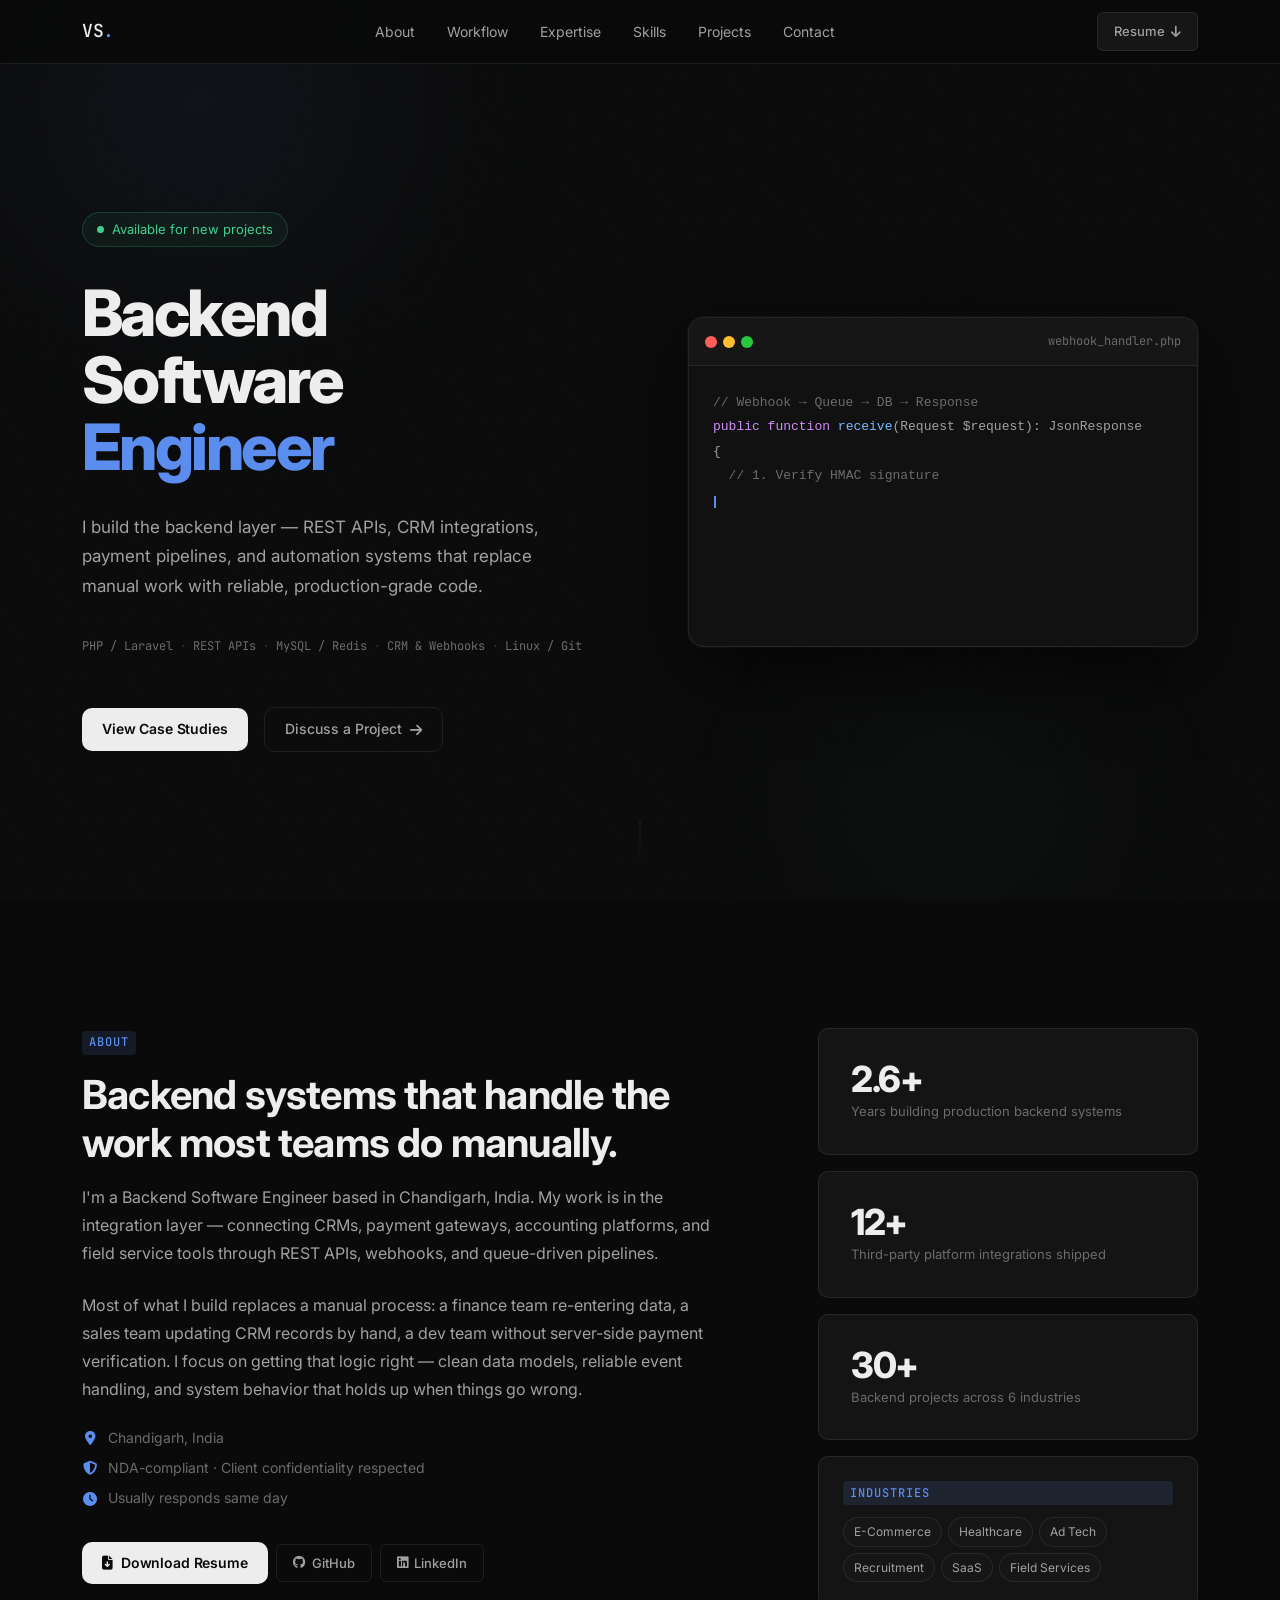
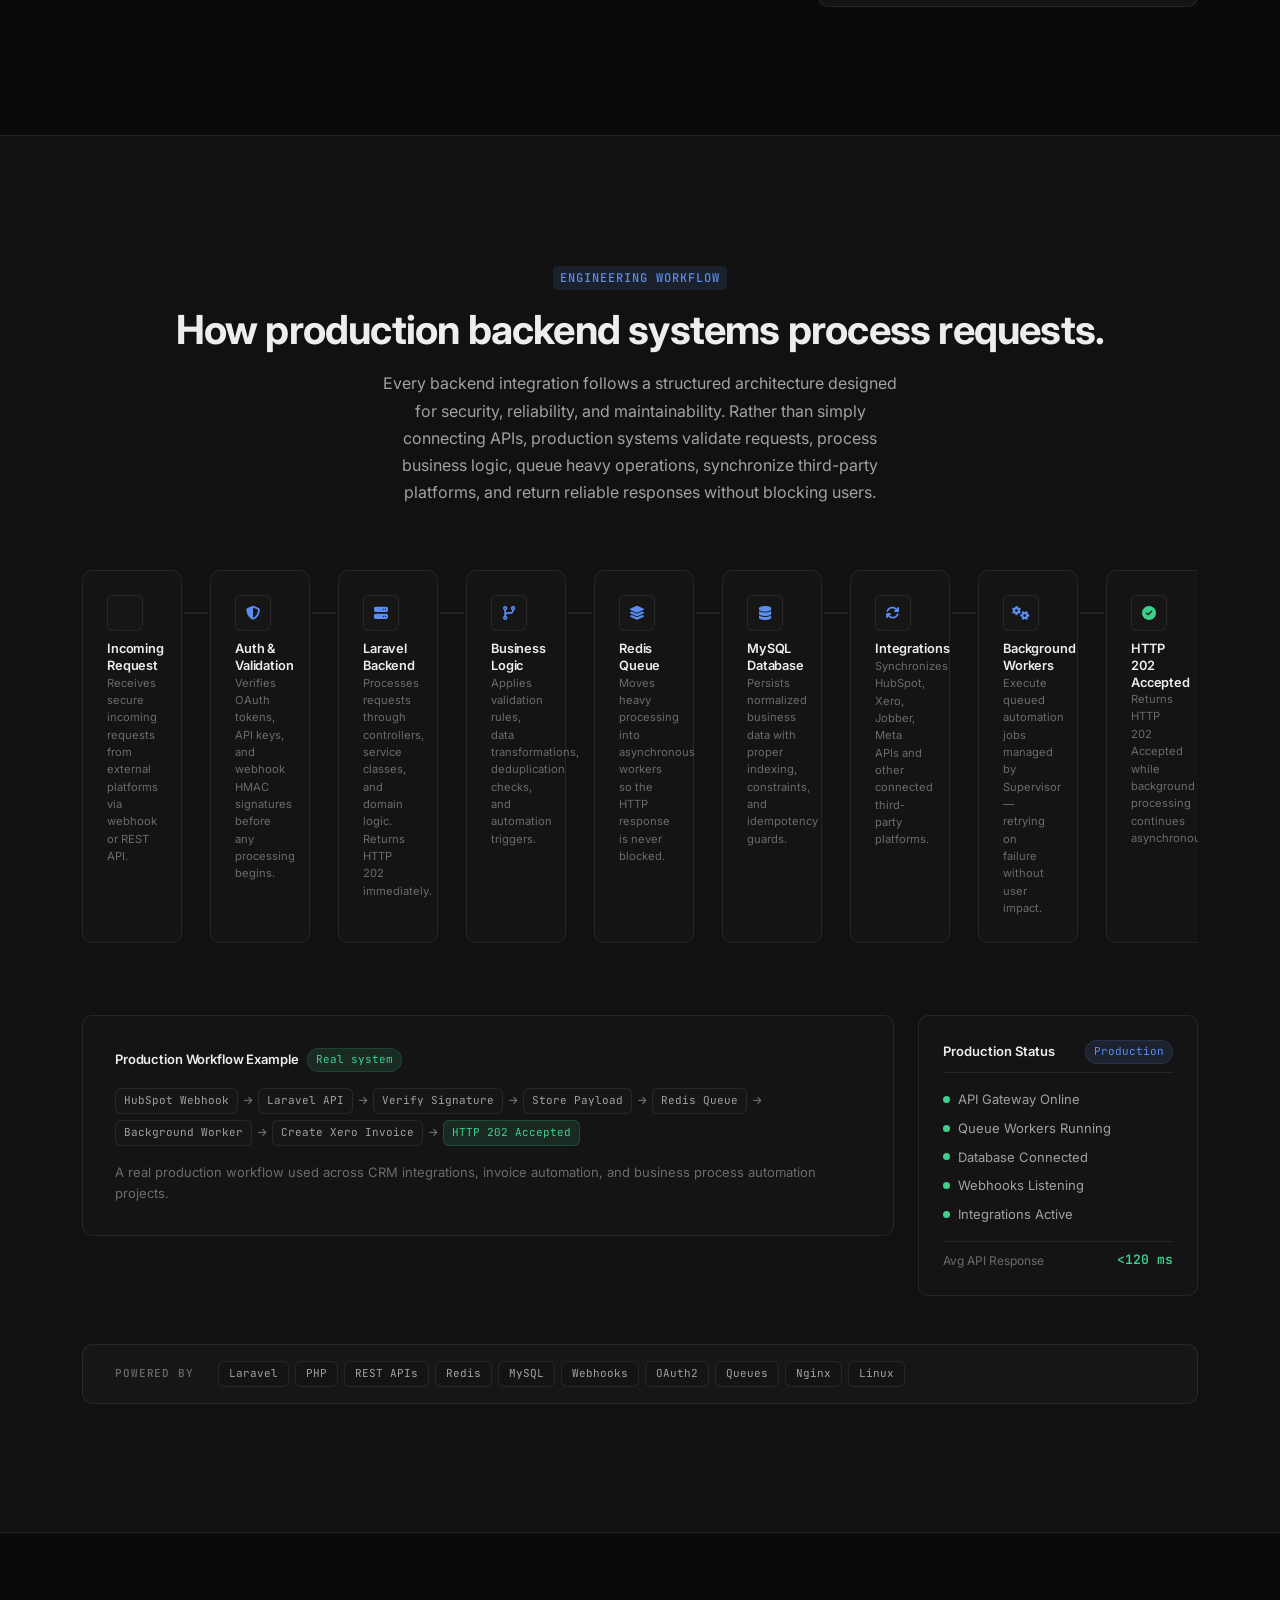
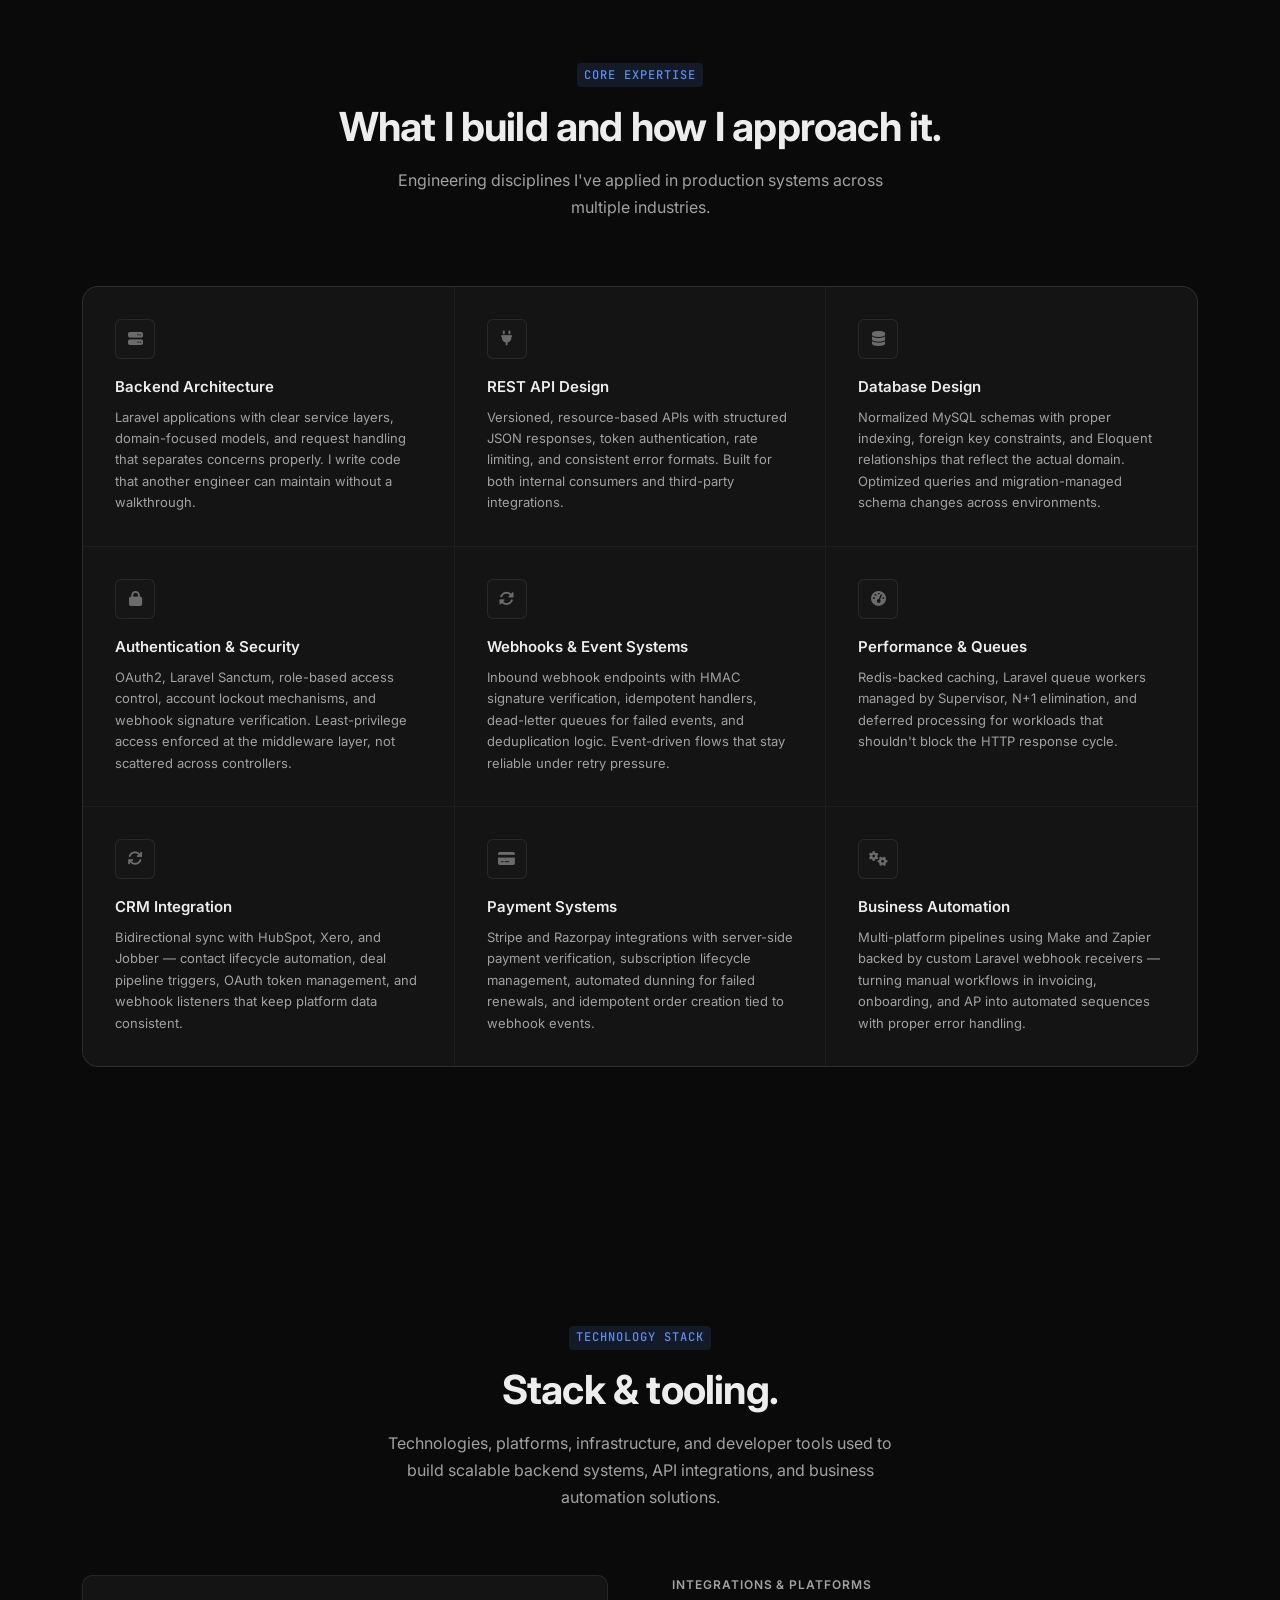
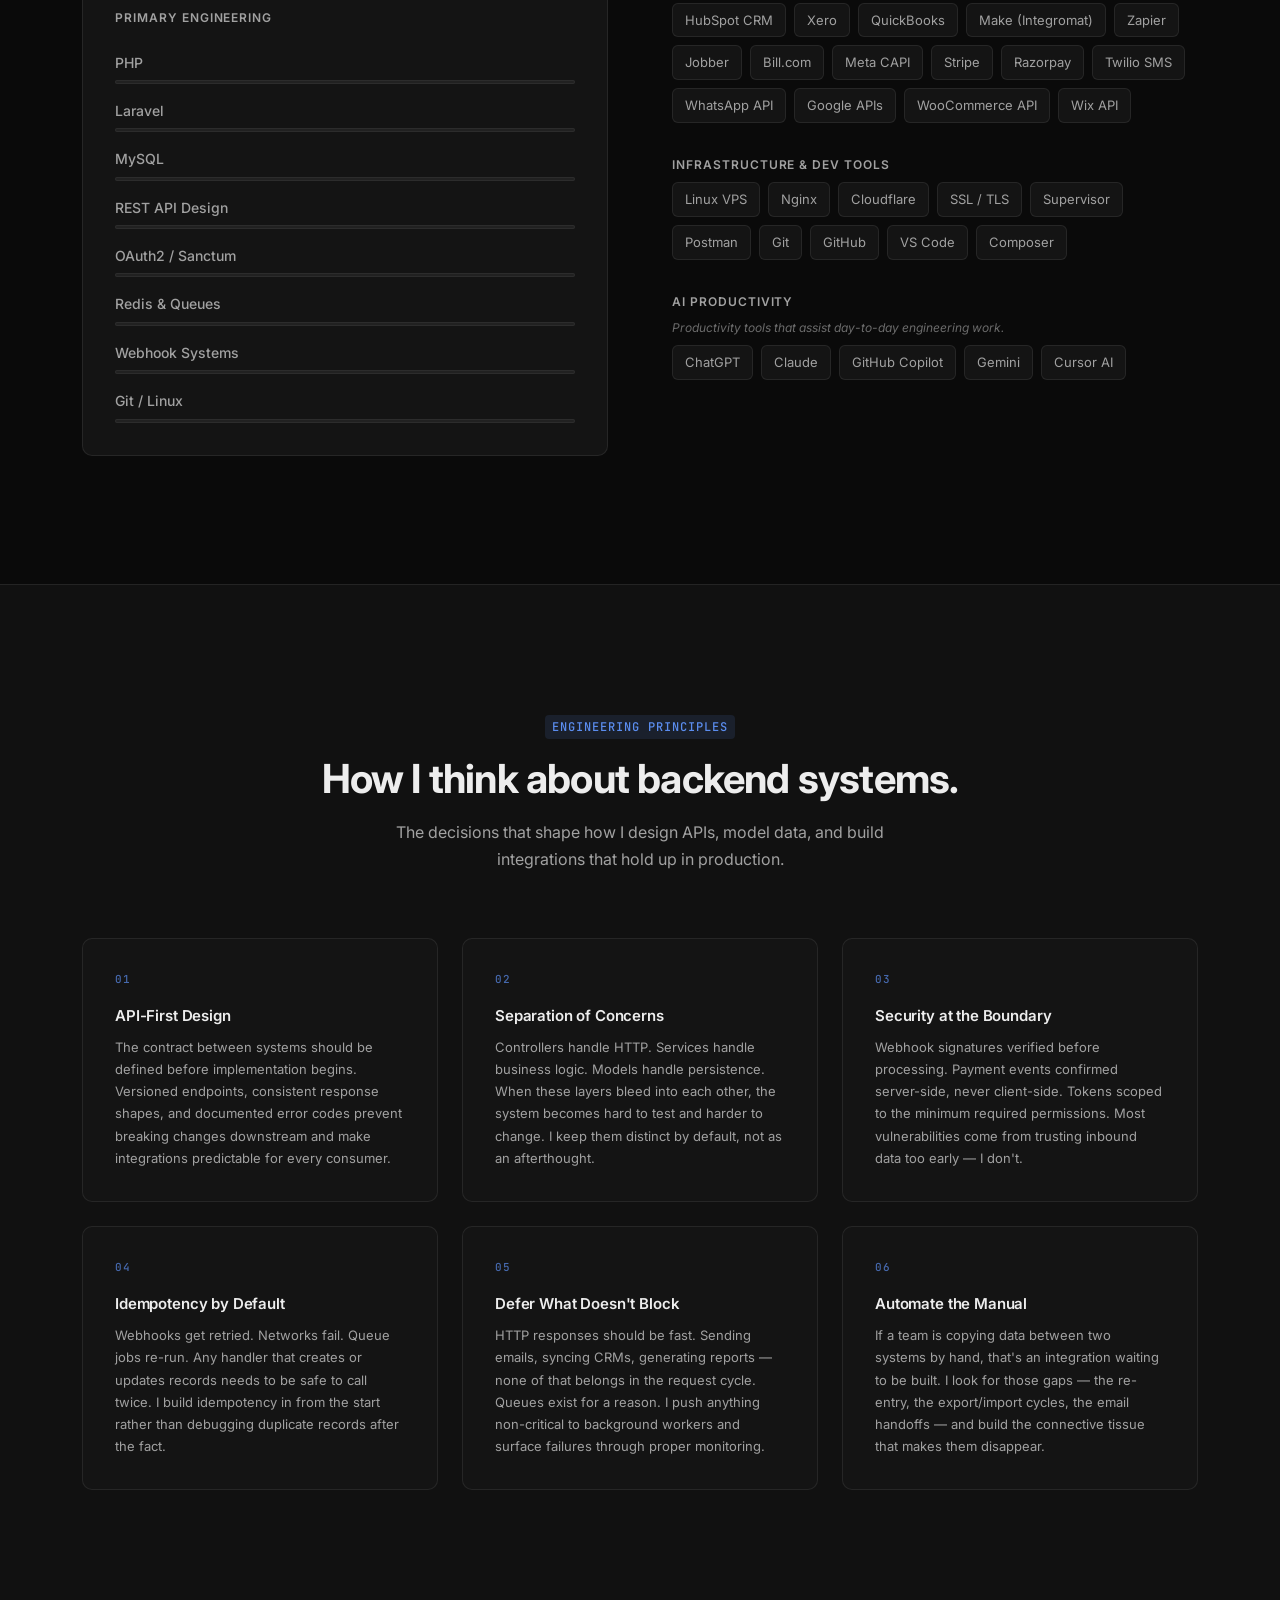
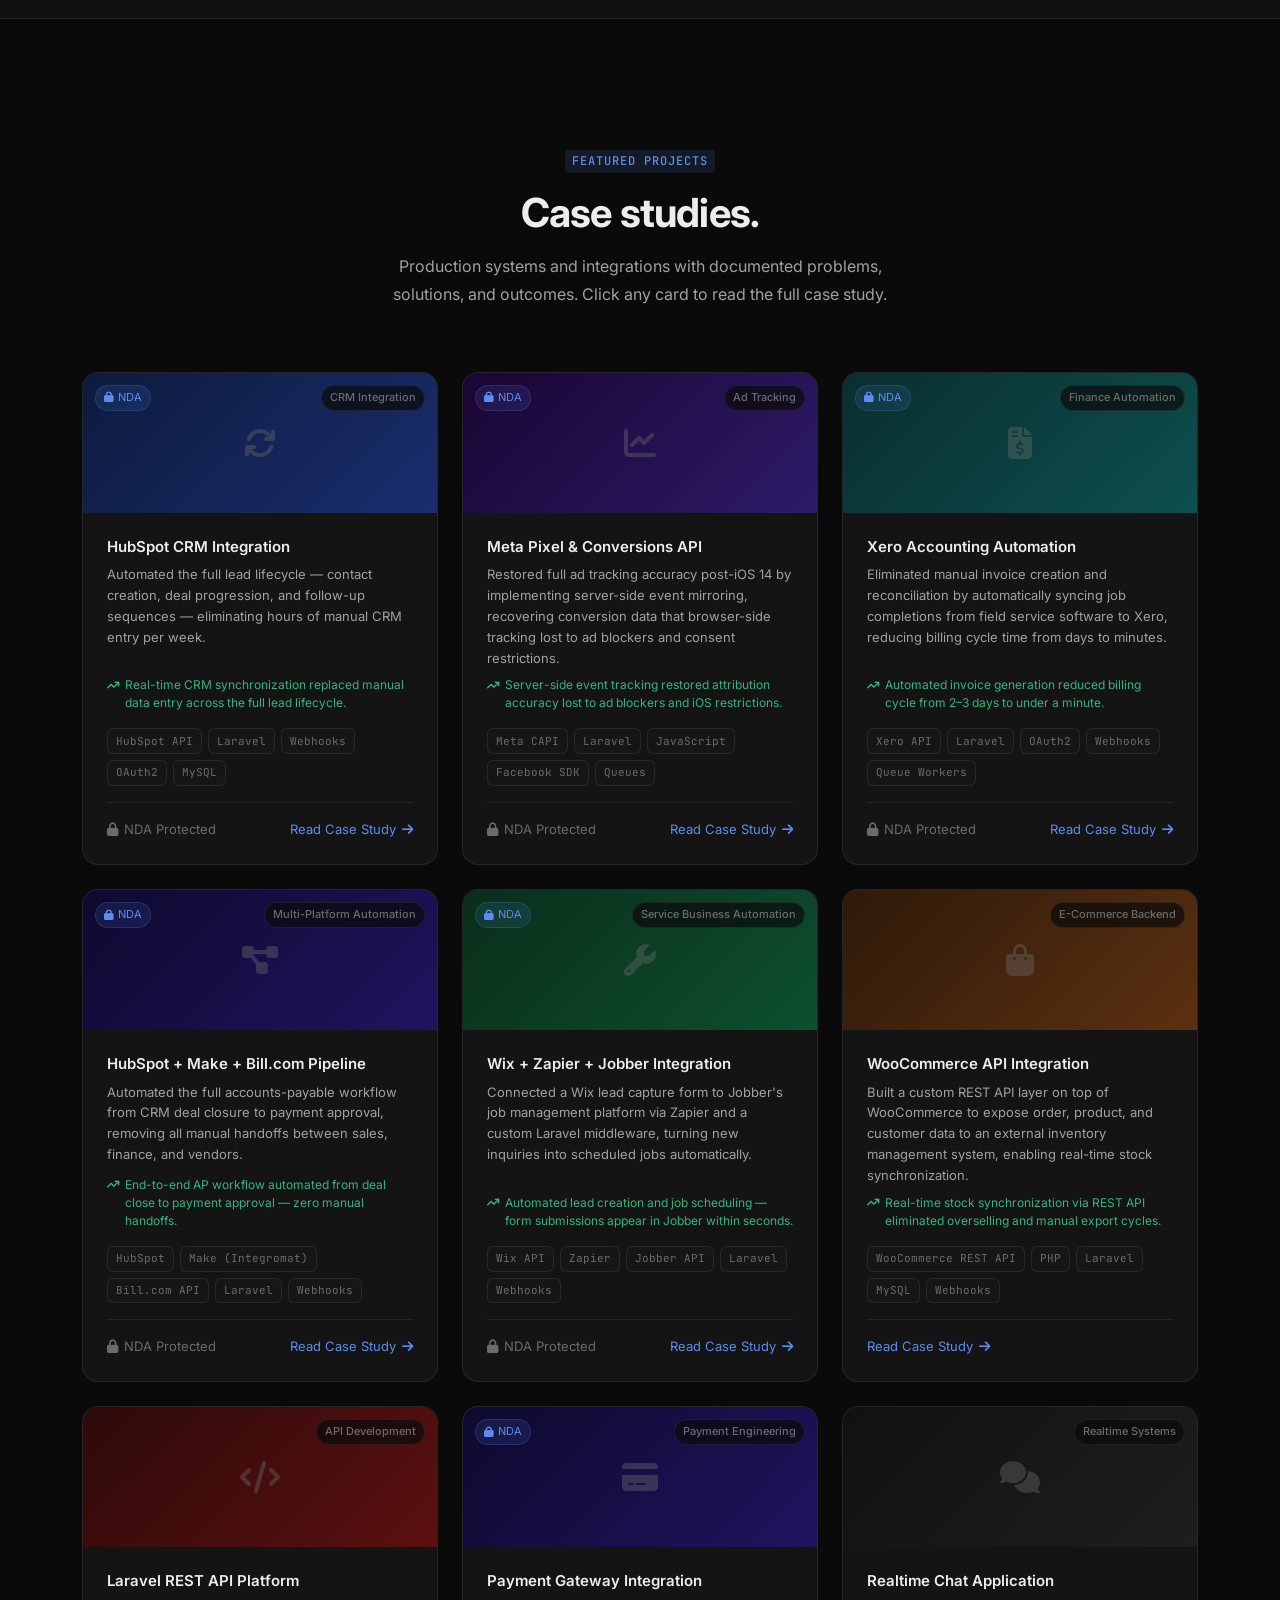
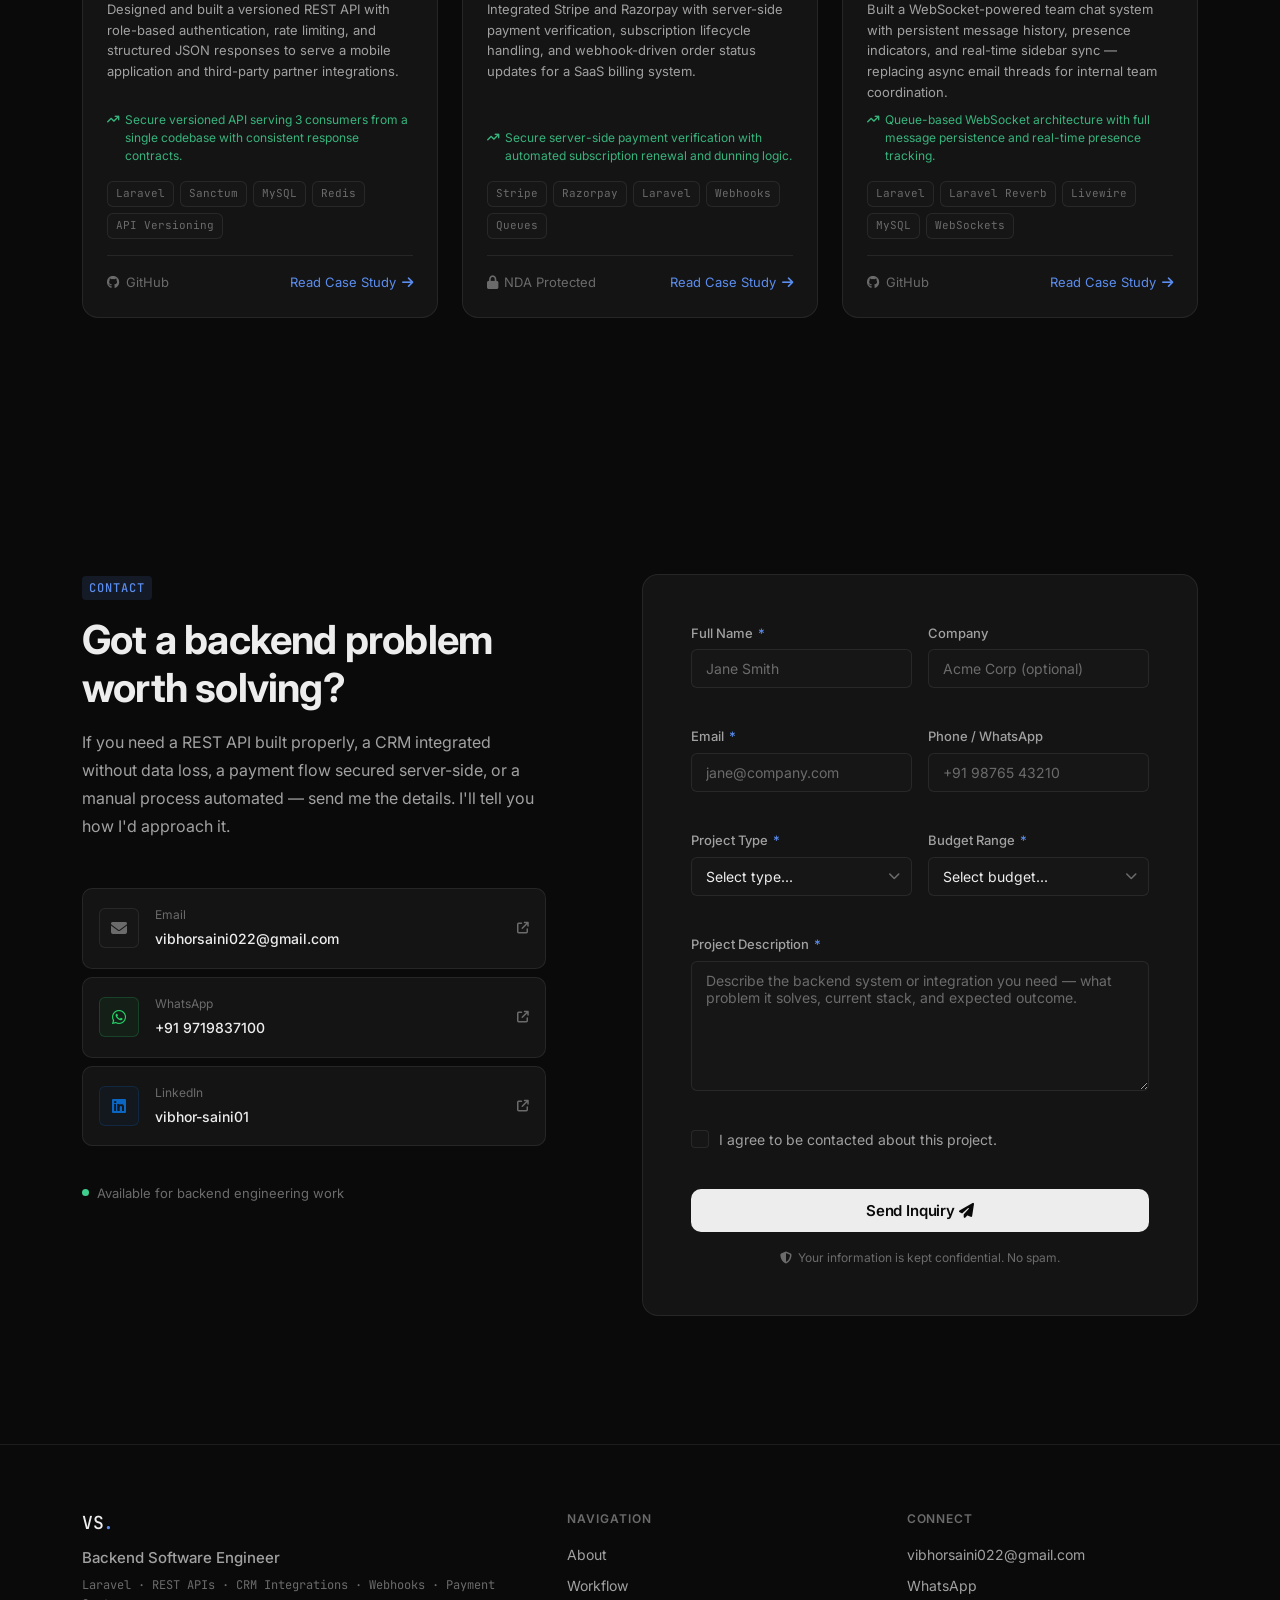
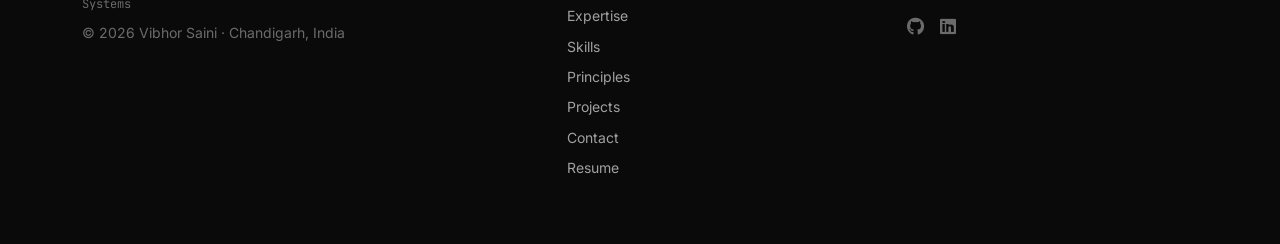
<file: index.html>
<!DOCTYPE html>
<html lang="en">
<head>
  <meta charset="UTF-8" />
  <meta name="viewport" content="width=device-width, initial-scale=1.0" />

  <!-- Primary Meta -->
  <title>Vibhor Saini — Backend Software Engineer & API Integration Specialist</title>
  <meta name="description" content="Backend Software Engineer specializing in Laravel, REST APIs, CRM integrations, business automation, and enterprise backend systems. Based in Chandigarh, India." />
  <meta name="keywords" content="Backend Software Engineer, Laravel Developer, API Integration Engineer, Business Automation Engineer, REST API, CRM Integration, PHP Developer, HubSpot Integration, Xero Automation" />
  <meta name="author" content="Vibhor Saini" />
  <meta name="robots" content="index, follow" />

  <!-- Open Graph -->
  <meta property="og:type" content="website" />
  <meta property="og:url" content="https://vibhor-saini.github.io/my_work/" />
  <meta property="og:title" content="Vibhor Saini — Backend Software Engineer" />
  <meta property="og:description" content="Building scalable backend systems, secure APIs, and business automation platforms." />
  <meta property="og:image" content="https://vibhor-saini.github.io/my_work/assets/og-image.png" />

  <!-- Twitter Cards -->
  <meta name="twitter:card" content="summary_large_image" />
  <meta name="twitter:title" content="Vibhor Saini — Backend Software Engineer" />
  <meta name="twitter:description" content="Building scalable backend systems, secure APIs, and business automation platforms." />
  <meta name="twitter:image" content="https://vibhor-saini.github.io/my_work/assets/og-image.png" />

  <!-- Canonical -->
  <link rel="canonical" href="https://vibhor-saini.github.io/my_work/" />

  <!-- Fonts -->
  <link rel="preconnect" href="https://fonts.googleapis.com" />
  <link rel="preconnect" href="https://fonts.gstatic.com" crossorigin />
  <link href="https://fonts.googleapis.com/css2?family=Inter:wght@300;400;500;600;700&family=JetBrains+Mono:wght@400;500&display=swap" rel="stylesheet" />

  <!-- Icons -->
  <link rel="stylesheet" href="https://cdnjs.cloudflare.com/ajax/libs/font-awesome/6.5.0/css/all.min.css" />

  <!-- Styles -->
  <link rel="stylesheet" href="css/style.css" />

  <!-- Structured Data -->
  <script type="application/ld+json">
  {
    "@context": "https://schema.org",
    "@type": "Person",
    "name": "Vibhor Saini",
    "jobTitle": "Backend Software Engineer",
    "url": "https://vibhor-saini.github.io/my_work/",
    "email": "vibhorsaini022@gmail.com",
    "address": { "@type": "PostalAddress", "addressLocality": "Chandigarh", "addressCountry": "IN" },
    "sameAs": [
      "https://github.com/Vibhor-saini",
      "https://www.linkedin.com/in/vibhor-saini01"
    ]
  }
  </script>
</head>
<body>

  <!-- ========== NAVIGATION ========== -->
  <header class="nav-header" id="navHeader" role="banner">
    <nav class="nav" aria-label="Main navigation">
      <div class="nav-inner">
        <a href="#home" class="nav-logo" aria-label="Vibhor Saini — Home">
          VS<span class="logo-dot">.</span>
        </a>

        <ul class="nav-links" id="navLinks" role="list">
          <li><a href="#about" class="nav-link">About</a></li>
          <li><a href="#workflow" class="nav-link">Workflow</a></li>
          <li><a href="#expertise" class="nav-link">Expertise</a></li>
          <li><a href="#skills" class="nav-link">Skills</a></li>
          <li><a href="#projects" class="nav-link">Projects</a></li>
          <li><a href="#contact" class="nav-link">Contact</a></li>
        </ul>

        <div class="nav-actions">
          <a href="assets/Vibhor_Saini_Backend_Developer-1-1.pdf" download class="btn-nav-resume" aria-label="Download Resume PDF">
            Resume <i class="fa-solid fa-arrow-down" aria-hidden="true"></i>
          </a>
          <button class="nav-toggle" id="navToggle" aria-label="Toggle navigation menu" aria-expanded="false" aria-controls="navLinks">
            <span class="toggle-bar"></span>
            <span class="toggle-bar"></span>
          </button>
        </div>
      </div>
    </nav>
  </header>

  <main id="home">

    <!-- ========== HERO ========== -->
    <section class="hero" aria-label="Introduction">
      <div class="hero-noise" aria-hidden="true"></div>
      <div class="hero-glow hero-glow-1" aria-hidden="true"></div>
      <div class="hero-glow hero-glow-2" aria-hidden="true"></div>

      <div class="container hero-container">
        <div class="hero-content">
          <div class="hero-status" aria-label="Availability status">
            <span class="status-pulse" aria-hidden="true"></span>
            <span>Available for new projects</span>
          </div>

          <h1 class="hero-title">
            Backend Software<br />
            <span class="hero-title-accent">Engineer</span>
          </h1>

          <p class="hero-desc">
            I build the backend layer — REST APIs, CRM integrations, payment pipelines, and automation systems that replace manual work with reliable, production-grade code.
          </p>

          <div class="hero-stack" aria-label="Core technologies">
            <span class="stack-tag">PHP / Laravel</span>
            <span class="stack-divider" aria-hidden="true">·</span>
            <span class="stack-tag">REST APIs</span>
            <span class="stack-divider" aria-hidden="true">·</span>
            <span class="stack-tag">MySQL / Redis</span>
            <span class="stack-divider" aria-hidden="true">·</span>
            <span class="stack-tag">CRM &amp; Webhooks</span>
            <span class="stack-divider" aria-hidden="true">·</span>
            <span class="stack-tag">Linux / Git</span>
          </div>

          <div class="hero-cta">
            <a href="#projects" class="btn-primary">View Case Studies</a>
            <a href="#contact" class="btn-ghost">
              Discuss a Project <i class="fa-solid fa-arrow-right" aria-hidden="true"></i>
            </a>
          </div>
        </div>

        <div class="hero-terminal" aria-hidden="true">
          <div class="terminal-header">
            <span class="t-dot t-red"></span>
            <span class="t-dot t-yellow"></span>
            <span class="t-dot t-green"></span>
            <span class="t-title">webhook_handler.php</span>
          </div>
          <pre class="terminal-body"><code id="terminalCode"></code></pre>
        </div>
      </div>

      <div class="hero-scroll-indicator" aria-hidden="true">
        <div class="scroll-line"></div>
      </div>
    </section>

    <!-- ========== ABOUT ========== -->
    <section class="section" id="about" aria-labelledby="about-heading">
      <div class="container">
        <div class="about-grid">
          <div class="about-text">
            <span class="section-eyebrow">About</span>
            <h2 class="section-title" id="about-heading">
              Backend systems that handle the work most teams do manually.
            </h2>
            <p class="about-desc">
              I'm a Backend Software Engineer based in Chandigarh, India. My work is in the integration layer — connecting CRMs, payment gateways, accounting platforms, and field service tools through REST APIs, webhooks, and queue-driven pipelines.
            </p>
            <p class="about-desc">
              Most of what I build replaces a manual process: a finance team re-entering data, a sales team updating CRM records by hand, a dev team without server-side payment verification. I focus on getting that logic right — clean data models, reliable event handling, and system behavior that holds up when things go wrong.
            </p>

            <div class="about-meta">
              <div class="about-meta-item">
                <i class="fa-solid fa-location-dot" aria-hidden="true"></i>
                <span>Chandigarh, India</span>
              </div>
              <div class="about-meta-item">
                <i class="fa-solid fa-shield-halved" aria-hidden="true"></i>
                <span>NDA-compliant · Client confidentiality respected</span>
              </div>
              <div class="about-meta-item">
                <i class="fa-solid fa-clock" aria-hidden="true"></i>
                <span>Usually responds same day</span>
              </div>
            </div>

            <div class="about-actions">
              <a href="assets/Vibhor_Saini_Backend_Developer-1-1.pdf" download class="btn-primary">
                <i class="fa-solid fa-file-arrow-down" aria-hidden="true"></i> Download Resume
              </a>
              <a href="https://github.com/Vibhor-saini" target="_blank" rel="noopener noreferrer" class="btn-ghost-sm">
                <i class="fa-brands fa-github" aria-hidden="true"></i> GitHub
              </a>
              <a href="https://www.linkedin.com/in/vibhor-saini01" target="_blank" rel="noopener noreferrer" class="btn-ghost-sm">
                <i class="fa-brands fa-linkedin" aria-hidden="true"></i> LinkedIn
              </a>
            </div>
          </div>

          <div class="about-stats-col">
            <div class="stat-card">
              <div class="stat-number">2.6+</div>
              <div class="stat-label">Years building production backend systems</div>
            </div>
            <div class="stat-card">
              <div class="stat-number">12+</div>
              <div class="stat-label">Third-party platform integrations shipped</div>
            </div>
            <div class="stat-card">
              <div class="stat-number">30+</div>
              <div class="stat-label">Backend projects across 6 industries</div>
            </div>
            <div class="about-industries">
              <span class="section-eyebrow">Industries</span>
              <div class="industry-tags">
                <span>E-Commerce</span>
                <span>Healthcare</span>
                <span>Ad Tech</span>
                <span>Recruitment</span>
                <span>SaaS</span>
                <span>Field Services</span>
              </div>
            </div>
          </div>
        </div>
      </div>
    </section>

    <!-- ========== ENGINEERING WORKFLOW ========== -->
    <section class="section section-alt" id="workflow" aria-labelledby="workflow-heading">
      <div class="container">

        <div class="section-header">
          <span class="section-eyebrow">Engineering Workflow</span>
          <h2 class="section-title" id="workflow-heading">How production backend systems process requests.</h2>
          <p class="section-sub">Every backend integration follows a structured architecture designed for security, reliability, and maintainability. Rather than simply connecting APIs, production systems validate requests, process business logic, queue heavy operations, synchronize third-party platforms, and return reliable responses without blocking users.</p>
        </div>

        <!-- WORKFLOW DIAGRAM -->
        <div class="wf-diagram" id="wfDiagram" aria-label="Backend request processing workflow">

          <!-- Node 1 -->
          <div class="wf-node" data-step="0">
            <div class="wf-node-inner">
              <div class="wf-icon"><i class="fa-solid fa-arrow-down-to-bracket" aria-hidden="true"></i></div>
              <div class="wf-node-content">
                <span class="wf-node-title">Incoming Request</span>
                <span class="wf-node-desc">Receives secure incoming requests from external platforms via webhook or REST API.</span>
              </div>
            </div>
          </div>

          <div class="wf-connector" aria-hidden="true"><div class="wf-connector-line"><div class="wf-pulse"></div></div></div>

          <!-- Node 2 -->
          <div class="wf-node" data-step="1">
            <div class="wf-node-inner">
              <div class="wf-icon"><i class="fa-solid fa-shield-halved" aria-hidden="true"></i></div>
              <div class="wf-node-content">
                <span class="wf-node-title">Auth &amp; Validation</span>
                <span class="wf-node-desc">Verifies OAuth tokens, API keys, and webhook HMAC signatures before any processing begins.</span>
              </div>
            </div>
          </div>

          <div class="wf-connector" aria-hidden="true"><div class="wf-connector-line"><div class="wf-pulse"></div></div></div>

          <!-- Node 3 -->
          <div class="wf-node" data-step="2">
            <div class="wf-node-inner">
              <div class="wf-icon"><i class="fa-solid fa-server" aria-hidden="true"></i></div>
              <div class="wf-node-content">
                <span class="wf-node-title">Laravel Backend</span>
                <span class="wf-node-desc">Processes requests through controllers, service classes, and domain logic. Returns HTTP 202 immediately.</span>
              </div>
            </div>
          </div>

          <div class="wf-connector" aria-hidden="true"><div class="wf-connector-line"><div class="wf-pulse"></div></div></div>

          <!-- Node 4 -->
          <div class="wf-node" data-step="3">
            <div class="wf-node-inner">
              <div class="wf-icon"><i class="fa-solid fa-code-branch" aria-hidden="true"></i></div>
              <div class="wf-node-content">
                <span class="wf-node-title">Business Logic</span>
                <span class="wf-node-desc">Applies validation rules, data transformations, deduplication checks, and automation triggers.</span>
              </div>
            </div>
          </div>

          <div class="wf-connector" aria-hidden="true"><div class="wf-connector-line"><div class="wf-pulse"></div></div></div>

          <!-- Node 5 -->
          <div class="wf-node" data-step="4">
            <div class="wf-node-inner">
              <div class="wf-icon"><i class="fa-solid fa-layer-group" aria-hidden="true"></i></div>
              <div class="wf-node-content">
                <span class="wf-node-title">Redis Queue</span>
                <span class="wf-node-desc">Moves heavy processing into asynchronous workers so the HTTP response is never blocked.</span>
              </div>
            </div>
          </div>

          <div class="wf-connector" aria-hidden="true"><div class="wf-connector-line"><div class="wf-pulse"></div></div></div>

          <!-- Node 6 -->
          <div class="wf-node" data-step="5">
            <div class="wf-node-inner">
              <div class="wf-icon"><i class="fa-solid fa-database" aria-hidden="true"></i></div>
              <div class="wf-node-content">
                <span class="wf-node-title">MySQL Database</span>
                <span class="wf-node-desc">Persists normalized business data with proper indexing, constraints, and idempotency guards.</span>
              </div>
            </div>
          </div>

          <div class="wf-connector" aria-hidden="true"><div class="wf-connector-line"><div class="wf-pulse"></div></div></div>

          <!-- Node 7 -->
          <div class="wf-node" data-step="6">
            <div class="wf-node-inner">
              <div class="wf-icon"><i class="fa-solid fa-arrows-rotate" aria-hidden="true"></i></div>
              <div class="wf-node-content">
                <span class="wf-node-title">Integrations</span>
                <span class="wf-node-desc">Synchronizes HubSpot, Xero, Jobber, Meta APIs and other connected third-party platforms.</span>
              </div>
            </div>
          </div>

          <div class="wf-connector" aria-hidden="true"><div class="wf-connector-line"><div class="wf-pulse"></div></div></div>

          <!-- Node 8 -->
          <div class="wf-node" data-step="7">
            <div class="wf-node-inner">
              <div class="wf-icon"><i class="fa-solid fa-gears" aria-hidden="true"></i></div>
              <div class="wf-node-content">
                <span class="wf-node-title">Background Workers</span>
                <span class="wf-node-desc">Execute queued automation jobs managed by Supervisor — retrying on failure without user impact.</span>
              </div>
            </div>
          </div>

          <div class="wf-connector" aria-hidden="true"><div class="wf-connector-line"><div class="wf-pulse"></div></div></div>

          <!-- Node 9 -->
          <div class="wf-node wf-node-response" data-step="8">
            <div class="wf-node-inner">
              <div class="wf-icon wf-icon-green"><i class="fa-solid fa-circle-check" aria-hidden="true"></i></div>
              <div class="wf-node-content">
                <span class="wf-node-title">HTTP 202 Accepted</span>
                <span class="wf-node-desc">Returns HTTP 202 Accepted while background processing continues asynchronously.</span>
              </div>
            </div>
          </div>

        </div><!-- /wf-diagram -->

        <!-- BOTTOM ROW: Production Example + Status Panel -->
        <div class="wf-bottom-row">

          <!-- Production Example -->
          <div class="wf-example-card">
            <div class="wf-example-header">
              <span class="wf-example-label">Production Workflow Example</span>
              <span class="wf-example-badge">Real system</span>
            </div>
            <div class="wf-example-flow">
              <span class="wf-ex-step">HubSpot Webhook</span>
              <i class="fa-solid fa-arrow-right wf-ex-arrow" aria-hidden="true"></i>
              <span class="wf-ex-step">Laravel API</span>
              <i class="fa-solid fa-arrow-right wf-ex-arrow" aria-hidden="true"></i>
              <span class="wf-ex-step">Verify Signature</span>
              <i class="fa-solid fa-arrow-right wf-ex-arrow" aria-hidden="true"></i>
              <span class="wf-ex-step">Store Payload</span>
              <i class="fa-solid fa-arrow-right wf-ex-arrow" aria-hidden="true"></i>
              <span class="wf-ex-step">Redis Queue</span>
              <i class="fa-solid fa-arrow-right wf-ex-arrow" aria-hidden="true"></i>
              <span class="wf-ex-step">Background Worker</span>
              <i class="fa-solid fa-arrow-right wf-ex-arrow" aria-hidden="true"></i>
              <span class="wf-ex-step">Create Xero Invoice</span>
              <i class="fa-solid fa-arrow-right wf-ex-arrow" aria-hidden="true"></i>
              <span class="wf-ex-step wf-ex-step-green">HTTP 202 Accepted</span>
            </div>
            <p class="wf-example-desc">A real production workflow used across CRM integrations, invoice automation, and business process automation projects.</p>
          </div>

          <!-- Status Panel -->
          <div class="wf-status-card">
            <div class="wf-status-header">
              <span class="wf-status-title">Production Status</span>
              <span class="wf-status-env">Production</span>
            </div>
            <ul class="wf-status-list">
              <li><span class="wf-dot wf-dot-green" aria-hidden="true"></span>API Gateway Online</li>
              <li><span class="wf-dot wf-dot-green" aria-hidden="true"></span>Queue Workers Running</li>
              <li><span class="wf-dot wf-dot-green" aria-hidden="true"></span>Database Connected</li>
              <li><span class="wf-dot wf-dot-green" aria-hidden="true"></span>Webhooks Listening</li>
              <li><span class="wf-dot wf-dot-green" aria-hidden="true"></span>Integrations Active</li>
            </ul>
            <div class="wf-status-metric">
              <span class="wf-metric-label">Avg API Response</span>
              <span class="wf-metric-value">&lt;120 ms</span>
            </div>
          </div>

        </div><!-- /wf-bottom-row -->

        <!-- POWERED BY STRIP -->
        <div class="wf-powered-by">
          <span class="wf-powered-label">Powered by</span>
          <div class="wf-powered-chips">
            <span>Laravel</span><span>PHP</span><span>REST APIs</span><span>Redis</span>
            <span>MySQL</span><span>Webhooks</span><span>OAuth2</span><span>Queues</span>
            <span>Nginx</span><span>Linux</span>
          </div>
        </div>

      </div>
    </section>

    <!-- ========== CORE EXPERTISE ========== -->
    <section class="section" id="expertise" aria-labelledby="expertise-heading">
      <div class="container">
        <div class="section-header">
          <span class="section-eyebrow">Core Expertise</span>
          <h2 class="section-title" id="expertise-heading">What I build and how I approach it.</h2>
          <p class="section-sub">Engineering disciplines I've applied in production systems across multiple industries.</p>
        </div>

        <div class="expertise-grid">
          <article class="expertise-card">
            <div class="expertise-icon" aria-hidden="true">
              <i class="fa-solid fa-server"></i>
            </div>
            <h3 class="expertise-title">Backend Architecture</h3>
            <p>Laravel applications with clear service layers, domain-focused models, and request handling that separates concerns properly. I write code that another engineer can maintain without a walkthrough.</p>
          </article>

          <article class="expertise-card">
            <div class="expertise-icon" aria-hidden="true">
              <i class="fa-solid fa-plug"></i>
            </div>
            <h3 class="expertise-title">REST API Design</h3>
            <p>Versioned, resource-based APIs with structured JSON responses, token authentication, rate limiting, and consistent error formats. Built for both internal consumers and third-party integrations.</p>
          </article>

          <article class="expertise-card">
            <div class="expertise-icon" aria-hidden="true">
              <i class="fa-solid fa-database"></i>
            </div>
            <h3 class="expertise-title">Database Design</h3>
            <p>Normalized MySQL schemas with proper indexing, foreign key constraints, and Eloquent relationships that reflect the actual domain. Optimized queries and migration-managed schema changes across environments.</p>
          </article>

          <article class="expertise-card">
            <div class="expertise-icon" aria-hidden="true">
              <i class="fa-solid fa-lock"></i>
            </div>
            <h3 class="expertise-title">Authentication &amp; Security</h3>
            <p>OAuth2, Laravel Sanctum, role-based access control, account lockout mechanisms, and webhook signature verification. Least-privilege access enforced at the middleware layer, not scattered across controllers.</p>
          </article>

          <article class="expertise-card">
            <div class="expertise-icon" aria-hidden="true">
              <i class="fa-solid fa-rotate"></i>
            </div>
            <h3 class="expertise-title">Webhooks &amp; Event Systems</h3>
            <p>Inbound webhook endpoints with HMAC signature verification, idempotent handlers, dead-letter queues for failed events, and deduplication logic. Event-driven flows that stay reliable under retry pressure.</p>
          </article>

          <article class="expertise-card">
            <div class="expertise-icon" aria-hidden="true">
              <i class="fa-solid fa-gauge-high"></i>
            </div>
            <h3 class="expertise-title">Performance &amp; Queues</h3>
            <p>Redis-backed caching, Laravel queue workers managed by Supervisor, N+1 elimination, and deferred processing for workloads that shouldn't block the HTTP response cycle.</p>
          </article>

          <article class="expertise-card">
            <div class="expertise-icon" aria-hidden="true">
              <i class="fa-solid fa-arrows-rotate"></i>
            </div>
            <h3 class="expertise-title">CRM Integration</h3>
            <p>Bidirectional sync with HubSpot, Xero, and Jobber — contact lifecycle automation, deal pipeline triggers, OAuth token management, and webhook listeners that keep platform data consistent.</p>
          </article>

          <article class="expertise-card">
            <div class="expertise-icon" aria-hidden="true">
              <i class="fa-solid fa-credit-card"></i>
            </div>
            <h3 class="expertise-title">Payment Systems</h3>
            <p>Stripe and Razorpay integrations with server-side payment verification, subscription lifecycle management, automated dunning for failed renewals, and idempotent order creation tied to webhook events.</p>
          </article>

          <article class="expertise-card">
            <div class="expertise-icon" aria-hidden="true">
              <i class="fa-solid fa-gears"></i>
            </div>
            <h3 class="expertise-title">Business Automation</h3>
            <p>Multi-platform pipelines using Make and Zapier backed by custom Laravel webhook receivers — turning manual workflows in invoicing, onboarding, and AP into automated sequences with proper error handling.</p>
          </article>
        </div>
      </div>
    </section>

    <!-- ========== TECHNICAL SKILLS ========== -->
    <!-- ========== TECHNOLOGY STACK ========== -->
    <section class="section" id="skills" aria-labelledby="skills-heading">
      <div class="container">
        <div class="section-header">
          <span class="section-eyebrow">Technology Stack</span>
          <h2 class="section-title" id="skills-heading">Stack &amp; tooling.</h2>
          <p class="section-sub">Technologies, platforms, infrastructure, and developer tools used to build scalable backend systems, API integrations, and business automation solutions.</p>
        </div>

        <div class="skills-layout">

          <!-- PRIMARY ENGINEERING -->
          <div class="skills-col skills-col-primary">
            <h3 class="skills-group-label">Primary Engineering</h3>
            <div class="skills-primary-grid">
              <div class="skill-primary-item">
                <span class="skill-name">PHP</span>
                <span class="skill-bar-wrap"><span class="skill-bar" data-width="95"></span></span>
              </div>
              <div class="skill-primary-item">
                <span class="skill-name">Laravel</span>
                <span class="skill-bar-wrap"><span class="skill-bar" data-width="93"></span></span>
              </div>
              <div class="skill-primary-item">
                <span class="skill-name">MySQL</span>
                <span class="skill-bar-wrap"><span class="skill-bar" data-width="88"></span></span>
              </div>
              <div class="skill-primary-item">
                <span class="skill-name">REST API Design</span>
                <span class="skill-bar-wrap"><span class="skill-bar" data-width="92"></span></span>
              </div>
              <div class="skill-primary-item">
                <span class="skill-name">OAuth2 / Sanctum</span>
                <span class="skill-bar-wrap"><span class="skill-bar" data-width="85"></span></span>
              </div>
              <div class="skill-primary-item">
                <span class="skill-name">Redis &amp; Queues</span>
                <span class="skill-bar-wrap"><span class="skill-bar" data-width="82"></span></span>
              </div>
              <div class="skill-primary-item">
                <span class="skill-name">Webhook Systems</span>
                <span class="skill-bar-wrap"><span class="skill-bar" data-width="88"></span></span>
              </div>
              <div class="skill-primary-item">
                <span class="skill-name">Git / Linux</span>
                <span class="skill-bar-wrap"><span class="skill-bar" data-width="87"></span></span>
              </div>
            </div>
          </div>

          <!-- RIGHT COLUMN: 3 tag groups -->
          <div class="skills-col skills-col-tags">

            <div class="skills-tag-group">
              <h3 class="skills-group-label">Integrations &amp; Platforms</h3>
              <div class="skills-tags-grid">
                <span class="skill-tag">HubSpot CRM</span>
                <span class="skill-tag">Xero</span>
                <span class="skill-tag">QuickBooks</span>
                <span class="skill-tag">Make (Integromat)</span>
                <span class="skill-tag">Zapier</span>
                <span class="skill-tag">Jobber</span>
                <span class="skill-tag">Bill.com</span>
                <span class="skill-tag">Meta CAPI</span>
                <span class="skill-tag">Stripe</span>
                <span class="skill-tag">Razorpay</span>
                <span class="skill-tag">Twilio SMS</span>
                <span class="skill-tag">WhatsApp API</span>
                <span class="skill-tag">Google APIs</span>
                <span class="skill-tag">WooCommerce API</span>
                <span class="skill-tag">Wix API</span>
              </div>
            </div>

            <div class="skills-tag-group">
              <h3 class="skills-group-label">Infrastructure &amp; Dev Tools</h3>
              <div class="skills-tags-grid">
                <span class="skill-tag">Linux VPS</span>
                <span class="skill-tag">Nginx</span>
                <span class="skill-tag">Cloudflare</span>
                <span class="skill-tag">SSL / TLS</span>
                <span class="skill-tag">Supervisor</span>
                <span class="skill-tag">Postman</span>
                <span class="skill-tag">Git</span>
                <span class="skill-tag">GitHub</span>
                <span class="skill-tag">VS Code</span>
                <span class="skill-tag">Composer</span>
              </div>
            </div>

            <div class="skills-tag-group">
              <h3 class="skills-group-label">AI Productivity</h3>
              <p class="skills-group-note">Productivity tools that assist day-to-day engineering work.</p>
              <div class="skills-tags-grid">
                <span class="skill-tag skill-tag-ai">ChatGPT</span>
                <span class="skill-tag skill-tag-ai">Claude</span>
                <span class="skill-tag skill-tag-ai">GitHub Copilot</span>
                <span class="skill-tag skill-tag-ai">Gemini</span>
                <span class="skill-tag skill-tag-ai">Cursor AI</span>
              </div>
            </div>

          </div><!-- /skills-col-tags -->

        </div><!-- /skills-layout -->
      </div>
    </section>

    <!-- ========== ENGINEERING PRINCIPLES ========== -->
    <section class="section section-alt" id="principles" aria-labelledby="principles-heading">
      <div class="container">
        <div class="section-header">
          <span class="section-eyebrow">Engineering Principles</span>
          <h2 class="section-title" id="principles-heading">How I think about backend systems.</h2>
          <p class="section-sub">The decisions that shape how I design APIs, model data, and build integrations that hold up in production.</p>
        </div>

        <div class="principles-grid">
          <div class="principle-card">
            <div class="principle-number">01</div>
            <h3 class="principle-title">API-First Design</h3>
            <p class="principle-desc">The contract between systems should be defined before implementation begins. Versioned endpoints, consistent response shapes, and documented error codes prevent breaking changes downstream and make integrations predictable for every consumer.</p>
          </div>

          <div class="principle-card">
            <div class="principle-number">02</div>
            <h3 class="principle-title">Separation of Concerns</h3>
            <p class="principle-desc">Controllers handle HTTP. Services handle business logic. Models handle persistence. When these layers bleed into each other, the system becomes hard to test and harder to change. I keep them distinct by default, not as an afterthought.</p>
          </div>

          <div class="principle-card">
            <div class="principle-number">03</div>
            <h3 class="principle-title">Security at the Boundary</h3>
            <p class="principle-desc">Webhook signatures verified before processing. Payment events confirmed server-side, never client-side. Tokens scoped to the minimum required permissions. Most vulnerabilities come from trusting inbound data too early — I don't.</p>
          </div>

          <div class="principle-card">
            <div class="principle-number">04</div>
            <h3 class="principle-title">Idempotency by Default</h3>
            <p class="principle-desc">Webhooks get retried. Networks fail. Queue jobs re-run. Any handler that creates or updates records needs to be safe to call twice. I build idempotency in from the start rather than debugging duplicate records after the fact.</p>
          </div>

          <div class="principle-card">
            <div class="principle-number">05</div>
            <h3 class="principle-title">Defer What Doesn't Block</h3>
            <p class="principle-desc">HTTP responses should be fast. Sending emails, syncing CRMs, generating reports — none of that belongs in the request cycle. Queues exist for a reason. I push anything non-critical to background workers and surface failures through proper monitoring.</p>
          </div>

          <div class="principle-card">
            <div class="principle-number">06</div>
            <h3 class="principle-title">Automate the Manual</h3>
            <p class="principle-desc">If a team is copying data between two systems by hand, that's an integration waiting to be built. I look for those gaps — the re-entry, the export/import cycles, the email handoffs — and build the connective tissue that makes them disappear.</p>
          </div>
        </div>
      </div>
    </section>

    <!-- ========== FEATURED PROJECTS ========== -->
    <section class="section" id="projects" aria-labelledby="projects-heading">
      <div class="container">
        <div class="section-header">
          <span class="section-eyebrow">Featured Projects</span>
          <h2 class="section-title" id="projects-heading">Case studies.</h2>
          <p class="section-sub">Production systems and integrations with documented problems, solutions, and outcomes. Click any card to read the full case study.</p>
        </div>

        <div class="projects-grid" id="projectsGrid" role="list">
          <!-- Projects rendered by projects.js -->
        </div>
      </div>
    </section>

    <!-- ========== CONTACT ========== -->
    <section class="section" id="contact" aria-labelledby="contact-heading">
      <div class="container">
        <div class="contact-layout">
          <div class="contact-left">
            <span class="section-eyebrow">Contact</span>
            <h2 class="section-title" id="contact-heading">
              Got a backend problem worth solving?
            </h2>
            <p class="contact-desc">
              If you need a REST API built properly, a CRM integrated without data loss, a payment flow secured server-side, or a manual process automated — send me the details. I'll tell you how I'd approach it.
            </p>

            <div class="contact-channels">
              <a href="mailto:vibhorsaini022@gmail.com" class="contact-channel" aria-label="Send email">
                <div class="channel-icon">
                  <i class="fa-solid fa-envelope" aria-hidden="true"></i>
                </div>
                <div class="channel-text">
                  <span class="channel-label">Email</span>
                  <span class="channel-value">vibhorsaini022@gmail.com</span>
                </div>
                <i class="fa-solid fa-arrow-up-right-from-square channel-arrow" aria-hidden="true"></i>
              </a>

              <a href="https://wa.me/919719837100" target="_blank" rel="noopener noreferrer" class="contact-channel" aria-label="Chat on WhatsApp">
                <div class="channel-icon channel-icon-wa">
                  <i class="fa-brands fa-whatsapp" aria-hidden="true"></i>
                </div>
                <div class="channel-text">
                  <span class="channel-label">WhatsApp</span>
                  <span class="channel-value">+91 9719837100</span>
                </div>
                <i class="fa-solid fa-arrow-up-right-from-square channel-arrow" aria-hidden="true"></i>
              </a>

              <a href="https://www.linkedin.com/in/vibhor-saini01" target="_blank" rel="noopener noreferrer" class="contact-channel" aria-label="Connect on LinkedIn">
                <div class="channel-icon channel-icon-li">
                  <i class="fa-brands fa-linkedin" aria-hidden="true"></i>
                </div>
                <div class="channel-text">
                  <span class="channel-label">LinkedIn</span>
                  <span class="channel-value">vibhor-saini01</span>
                </div>
                <i class="fa-solid fa-arrow-up-right-from-square channel-arrow" aria-hidden="true"></i>
              </a>
            </div>

            <div class="contact-availability">
              <span class="avail-dot" aria-hidden="true"></span>
              <span>Available for backend engineering work</span>
            </div>
          </div>

          <div class="contact-right">
            <form class="contact-form" id="contactForm" novalidate aria-label="Project inquiry form">
              <!-- Honeypot -->
              <input type="text" name="_honey" style="display:none" tabindex="-1" autocomplete="off" aria-hidden="true" />
              <input type="hidden" name="access_key" value="8350d305-29a8-4733-90c4-3f63f5d62754" />
              <input type="hidden" name="subject" value="Backend Engineering Inquiry from Portfolio" />
              <input type="hidden" name="from_name" value="Portfolio Contact Form" />
              <input type="hidden" name="redirect" value="false" />

              <div class="form-row">
                <div class="form-group">
                  <label class="form-label" for="contactName">Full Name <span class="req" aria-hidden="true">*</span></label>
                  <input type="text" id="contactName" name="name" class="form-input" placeholder="Jane Smith" required autocomplete="name" />
                  <span class="field-error" role="alert" aria-live="polite"></span>
                </div>
                <div class="form-group">
                  <label class="form-label" for="contactCompany">Company</label>
                  <input type="text" id="contactCompany" name="company" class="form-input" placeholder="Acme Corp (optional)" autocomplete="organization" />
                </div>
              </div>

              <div class="form-row">
                <div class="form-group">
                  <label class="form-label" for="contactEmail">Email <span class="req" aria-hidden="true">*</span></label>
                  <input type="email" id="contactEmail" name="email" class="form-input" placeholder="jane@company.com" required autocomplete="email" />
                  <span class="field-error" role="alert" aria-live="polite"></span>
                </div>
                <div class="form-group">
                  <label class="form-label" for="contactPhone">Phone / WhatsApp</label>
                  <input type="tel" id="contactPhone" name="phone" class="form-input" placeholder="+91 98765 43210" autocomplete="tel" />
                </div>
              </div>

              <div class="form-row">
                <div class="form-group">
                  <label class="form-label" for="contactType">Project Type <span class="req" aria-hidden="true">*</span></label>
                  <div class="select-wrap">
                    <select id="contactType" name="project_type" class="form-input form-select" required>
                      <option value="" disabled selected>Select type...</option>
                      <option>Laravel Backend Development</option>
                      <option>REST API Design & Development</option>
                      <option>CRM Integration (HubSpot / Xero)</option>
                      <option>Business Automation (Make / Zapier)</option>
                      <option>Payment Gateway Integration</option>
                      <option>Webhook & Event System</option>
                      <option>Authentication & Access Control</option>
                      <option>Database Architecture</option>
                      <option>Performance Optimization</option>
                      <option>WooCommerce API Integration</option>
                      <option>Meta Pixel / Conversions API</option>
                      <option>Other</option>
                    </select>
                    <i class="fa-solid fa-chevron-down select-chevron" aria-hidden="true"></i>
                  </div>
                  <span class="field-error" role="alert" aria-live="polite"></span>
                </div>
                <div class="form-group">
                  <label class="form-label" for="contactBudget">Budget Range <span class="req" aria-hidden="true">*</span></label>
                  <div class="select-wrap">
                    <select id="contactBudget" name="budget" class="form-input form-select" required>
                      <option value="" disabled selected>Select budget...</option>
                      <option value="under-500">Under $500</option>
                      <option value="500-1000">$500 – $1,000</option>
                      <option value="1000-3000">$1,000 – $3,000</option>
                      <option value="3000-plus">$3,000+</option>
                      <option value="custom">Custom / Let's discuss</option>
                    </select>
                    <i class="fa-solid fa-chevron-down select-chevron" aria-hidden="true"></i>
                  </div>
                  <span class="field-error" role="alert" aria-live="polite"></span>
                </div>
              </div>

              <div class="form-group">
                <label class="form-label" for="contactMessage">Project Description <span class="req" aria-hidden="true">*</span></label>
                <textarea id="contactMessage" name="description" class="form-input form-textarea" rows="5" placeholder="Describe the backend system or integration you need — what problem it solves, current stack, and expected outcome." required></textarea>
                <span class="field-error" role="alert" aria-live="polite"></span>
              </div>

              <div class="form-group">
                <label class="checkbox-label" id="consentLabel">
                  <input type="checkbox" name="consent" id="consentCheck" required />
                  <span class="checkbox-custom" aria-hidden="true"></span>
                  <span>I agree to be contacted about this project.</span>
                </label>
                <span class="field-error" id="consentError" role="alert" aria-live="polite"></span>
              </div>

              <button type="submit" class="btn-submit" id="submitBtn">
                <span class="btn-text">Send Inquiry <i class="fa-solid fa-paper-plane" aria-hidden="true"></i></span>
                <span class="btn-loading" aria-hidden="true" style="display:none">
                  <span class="btn-spinner"></span> Sending...
                </span>
              </button>

              <p class="form-note">
                <i class="fa-solid fa-shield-halved" aria-hidden="true"></i>
                Your information is kept confidential. No spam.
              </p>
            </form>
          </div>
        </div>
      </div>
    </section>

  </main>

  <footer class="footer" role="contentinfo">
    <div class="container footer-inner">
      <div class="footer-brand">
        <a href="#home" class="nav-logo" aria-label="Vibhor Saini — Back to top">VS<span class="logo-dot">.</span></a>
        <p class="footer-tagline">Backend Software Engineer</p>
        <p class="footer-stack-line">Laravel · REST APIs · CRM Integrations · Webhooks · Payment Systems</p>
        <p class="footer-copy">
          &copy; <span id="footerYear"></span> Vibhor Saini &middot; Chandigarh, India
        </p>
      </div>

      <nav class="footer-nav" aria-label="Footer navigation">
        <h3 class="footer-nav-label">Navigation</h3>
        <a href="#about">About</a>
        <a href="#workflow">Workflow</a>
        <a href="#expertise">Expertise</a>
        <a href="#skills">Skills</a>
        <a href="#principles">Principles</a>
        <a href="#projects">Projects</a>
        <a href="#contact">Contact</a>
        <a href="assets/Vibhor_Saini_Backend_Developer-1-1.pdf" download>Resume</a>
      </nav>

      <div class="footer-connect">
        <h3 class="footer-nav-label">Connect</h3>
        <a href="mailto:vibhorsaini022@gmail.com">vibhorsaini022@gmail.com</a>
        <a href="https://wa.me/919719837100" target="_blank" rel="noopener noreferrer">WhatsApp</a>
        <div class="footer-socials">
          <a href="https://github.com/Vibhor-saini" target="_blank" rel="noopener noreferrer" aria-label="GitHub profile">
            <i class="fa-brands fa-github" aria-hidden="true"></i>
          </a>
          <a href="https://www.linkedin.com/in/vibhor-saini01" target="_blank" rel="noopener noreferrer" aria-label="LinkedIn profile">
            <i class="fa-brands fa-linkedin" aria-hidden="true"></i>
          </a>
        </div>
      </div>
    </div>
  </footer>

  <!-- ========== PROJECT MODAL ========== -->
  <div class="modal-overlay" id="modalOverlay" role="dialog" aria-modal="true" aria-label="Project case study" aria-hidden="true">
    <div class="modal" id="modal">
      <button class="modal-close" id="modalClose" aria-label="Close modal">
        <i class="fa-solid fa-xmark" aria-hidden="true"></i>
      </button>
      <div class="modal-body" id="modalBody"></div>
    </div>
  </div>

  <!-- ========== TOAST ========== -->
  <div class="toast-container" id="toastContainer" role="status" aria-live="polite"></div>

  <!-- ========== SCROLL TO TOP ========== -->
  <button class="scroll-top" id="scrollTop" aria-label="Scroll back to top">
    <i class="fa-solid fa-chevron-up" aria-hidden="true"></i>
  </button>

  <script src="js/projects.js"></script>
  <script src="js/main.js"></script>
</body>
</html>
</file>
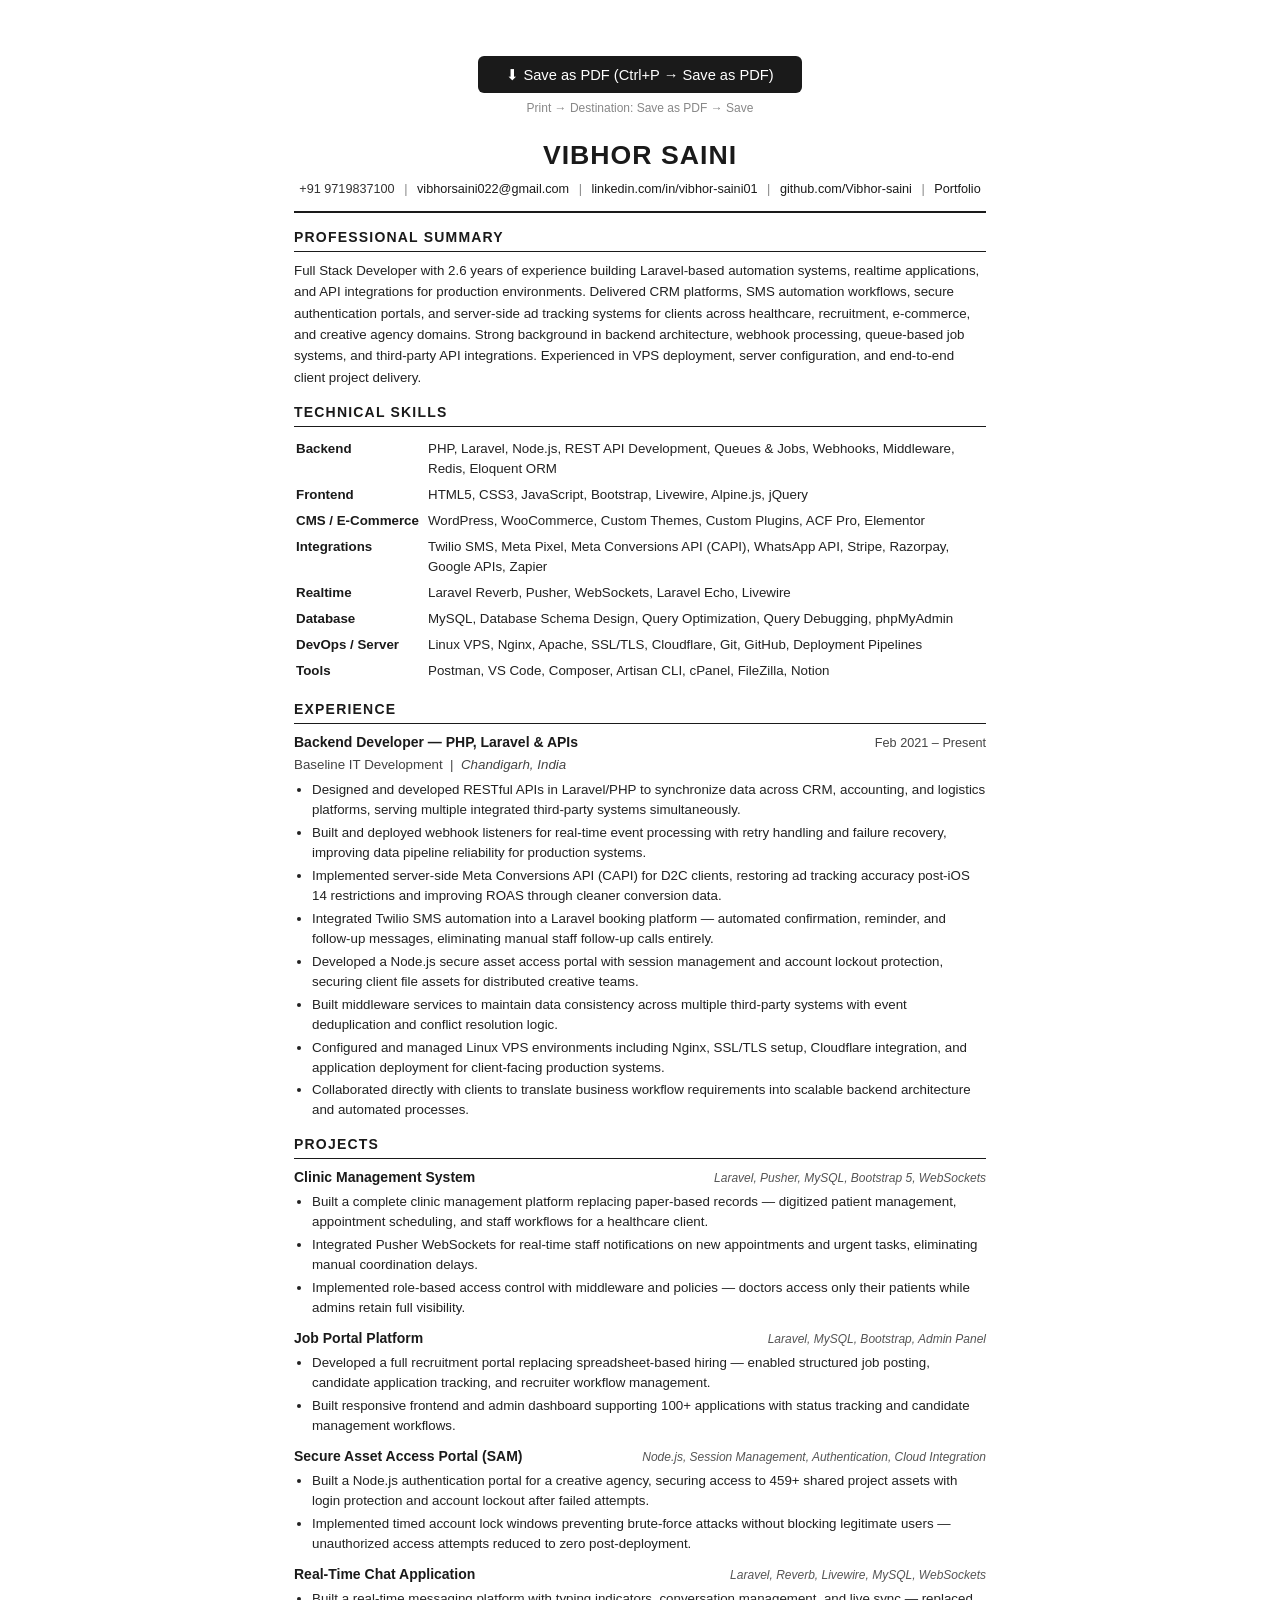
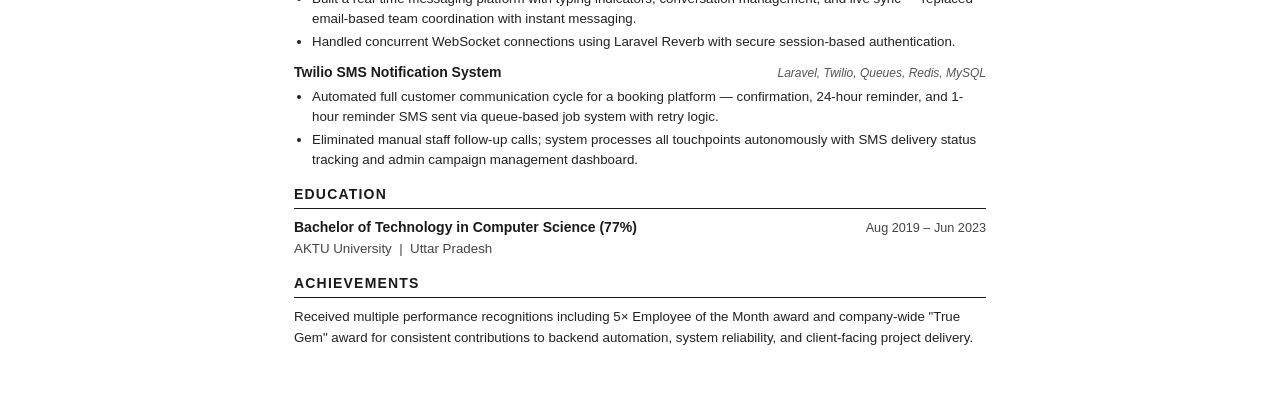
<file: assets/resume.html>
<!DOCTYPE html>
<html lang="en">
<head>
<meta charset="UTF-8" />
<meta name="viewport" content="width=device-width, initial-scale=1.0" />
<title>Vibhor Saini — Resume</title>
<style>
  * { margin: 0; padding: 0; box-sizing: border-box; }
  body {
    font-family: 'Arial', sans-serif;
    font-size: 10.5pt;
    color: #1a1a1a;
    background: #fff;
    line-height: 1.5;
  }
  .page {
    max-width: 780px;
    margin: 0 auto;
    padding: 36px 44px;
  }

  /* ---- HEADER ---- */
  .header { text-align: center; margin-bottom: 14px; border-bottom: 2px solid #1a1a1a; padding-bottom: 12px; }
  .header h1 { font-size: 20pt; font-weight: 700; letter-spacing: 1px; margin-bottom: 5px; }
  .contact-line { font-size: 9.5pt; color: #333; }
  .contact-line a { color: #1a1a1a; text-decoration: none; }
  .contact-line span { margin: 0 6px; color: #888; }

  /* ---- SECTION ---- */
  .section { margin-bottom: 14px; }
  .section-title {
    font-size: 10.5pt;
    font-weight: 700;
    text-transform: uppercase;
    letter-spacing: 1.2px;
    border-bottom: 1px solid #1a1a1a;
    padding-bottom: 3px;
    margin-bottom: 8px;
    color: #1a1a1a;
  }

  /* ---- SUMMARY ---- */
  .summary p { font-size: 10pt; color: #222; line-height: 1.6; }

  /* ---- SKILLS ---- */
  .skills-table { width: 100%; }
  .skills-table tr td { padding: 2px 0; vertical-align: top; font-size: 10pt; }
  .skills-table td:first-child { font-weight: 700; width: 130px; color: #1a1a1a; white-space: nowrap; }
  .skills-table td:last-child { color: #222; }

  /* ---- EXPERIENCE ---- */
  .exp-header { display: flex; justify-content: space-between; align-items: baseline; margin-bottom: 2px; }
  .exp-title { font-weight: 700; font-size: 10.5pt; }
  .exp-date { font-size: 9.5pt; color: #444; }
  .exp-company { font-size: 10pt; color: #444; margin-bottom: 5px; }
  .exp-company span { font-style: italic; }
  ul.bullets { list-style: disc; padding-left: 18px; margin-top: 4px; }
  ul.bullets li { font-size: 10pt; color: #222; margin-bottom: 3px; line-height: 1.5; }

  /* ---- PROJECTS ---- */
  .project-item { margin-bottom: 10px; }
  .project-header { display: flex; justify-content: space-between; align-items: baseline; margin-bottom: 2px; }
  .project-name { font-weight: 700; font-size: 10.5pt; }
  .project-tech { font-size: 9pt; color: #555; font-style: italic; }

  /* ---- EDUCATION ---- */
  .edu-header { display: flex; justify-content: space-between; align-items: baseline; }
  .edu-title { font-weight: 700; font-size: 10.5pt; }
  .edu-date { font-size: 9.5pt; color: #444; }
  .edu-sub { font-size: 10pt; color: #444; margin-top: 1px; }

  /* ---- ACHIEVEMENTS ---- */
  .achieve p { font-size: 10pt; color: #222; line-height: 1.6; }

  /* ---- PRINT ---- */
  @media print {
    body { background: #fff; }
    .page { padding: 20px 32px; max-width: 100%; }
    .no-print { display: none; }
  }

  /* ---- PRINT BUTTON ---- */
  .print-btn {
    display: block;
    margin: 20px auto 0;
    padding: 10px 28px;
    background: #1a1a1a;
    color: #fff;
    border: none;
    border-radius: 6px;
    font-size: 11pt;
    cursor: pointer;
    font-family: Arial, sans-serif;
  }
  .print-btn:hover { background: #333; }
</style>
</head>
<body>

<div class="page">

  <!-- PRINT BUTTON -->
  <div class="no-print" style="text-align:center; margin-bottom:18px;">
    <button class="print-btn" onclick="window.print()">⬇ Save as PDF (Ctrl+P → Save as PDF)</button>
    <p style="font-size:9pt; color:#888; margin-top:6px;">Print → Destination: Save as PDF → Save</p>
  </div>

  <!-- HEADER -->
  <div class="header">
    <h1>VIBHOR SAINI</h1>
    <div class="contact-line">
      +91 9719837100
      <span>|</span>
      <a href="mailto:vibhorsaini022@gmail.com">vibhorsaini022@gmail.com</a>
      <span>|</span>
      <a href="https://linkedin.com/in/vibhor-saini01">linkedin.com/in/vibhor-saini01</a>
      <span>|</span>
      <a href="https://github.com/Vibhor-saini">github.com/Vibhor-saini</a>
      <span>|</span>
      <a href="https://vibhor-saini.github.io/my_work/">Portfolio</a>
    </div>
  </div>

  <!-- PROFESSIONAL SUMMARY -->
  <div class="section summary">
    <div class="section-title">Professional Summary</div>
    <p>
      Full Stack Developer with 2.6 years of experience building Laravel-based automation systems, realtime applications,
      and API integrations for production environments. Delivered CRM platforms, SMS automation workflows, secure authentication
      portals, and server-side ad tracking systems for clients across healthcare, recruitment, e-commerce, and creative agency domains.
      Strong background in backend architecture, webhook processing, queue-based job systems, and third-party API integrations.
      Experienced in VPS deployment, server configuration, and end-to-end client project delivery.
    </p>
  </div>

  <!-- TECHNICAL SKILLS -->
  <div class="section">
    <div class="section-title">Technical Skills</div>
    <table class="skills-table">
      <tr>
        <td>Backend</td>
        <td>PHP, Laravel, Node.js, REST API Development, Queues &amp; Jobs, Webhooks, Middleware, Redis, Eloquent ORM</td>
      </tr>
      <tr>
        <td>Frontend</td>
        <td>HTML5, CSS3, JavaScript, Bootstrap, Livewire, Alpine.js, jQuery</td>
      </tr>
      <tr>
        <td>CMS / E-Commerce</td>
        <td>WordPress, WooCommerce, Custom Themes, Custom Plugins, ACF Pro, Elementor</td>
      </tr>
      <tr>
        <td>Integrations</td>
        <td>Twilio SMS, Meta Pixel, Meta Conversions API (CAPI), WhatsApp API, Stripe, Razorpay, Google APIs, Zapier</td>
      </tr>
      <tr>
        <td>Realtime</td>
        <td>Laravel Reverb, Pusher, WebSockets, Laravel Echo, Livewire</td>
      </tr>
      <tr>
        <td>Database</td>
        <td>MySQL, Database Schema Design, Query Optimization, Query Debugging, phpMyAdmin</td>
      </tr>
      <tr>
        <td>DevOps / Server</td>
        <td>Linux VPS, Nginx, Apache, SSL/TLS, Cloudflare, Git, GitHub, Deployment Pipelines</td>
      </tr>
      <tr>
        <td>Tools</td>
        <td>Postman, VS Code, Composer, Artisan CLI, cPanel, FileZilla, Notion</td>
      </tr>
    </table>
  </div>

  <!-- EXPERIENCE -->
  <div class="section">
    <div class="section-title">Experience</div>
    <div>
      <div class="exp-header">
        <span class="exp-title">Backend Developer — PHP, Laravel &amp; APIs</span>
        <span class="exp-date">Feb 2021 – Present</span>
      </div>
      <div class="exp-company">Baseline IT Development &nbsp;|&nbsp; <span>Chandigarh, India</span></div>
      <ul class="bullets">
        <li>Designed and developed RESTful APIs in Laravel/PHP to synchronize data across CRM, accounting, and logistics platforms, serving multiple integrated third-party systems simultaneously.</li>
        <li>Built and deployed webhook listeners for real-time event processing with retry handling and failure recovery, improving data pipeline reliability for production systems.</li>
        <li>Implemented server-side Meta Conversions API (CAPI) for D2C clients, restoring ad tracking accuracy post-iOS 14 restrictions and improving ROAS through cleaner conversion data.</li>
        <li>Integrated Twilio SMS automation into a Laravel booking platform — automated confirmation, reminder, and follow-up messages, eliminating manual staff follow-up calls entirely.</li>
        <li>Developed a Node.js secure asset access portal with session management and account lockout protection, securing client file assets for distributed creative teams.</li>
        <li>Built middleware services to maintain data consistency across multiple third-party systems with event deduplication and conflict resolution logic.</li>
        <li>Configured and managed Linux VPS environments including Nginx, SSL/TLS setup, Cloudflare integration, and application deployment for client-facing production systems.</li>
        <li>Collaborated directly with clients to translate business workflow requirements into scalable backend architecture and automated processes.</li>
      </ul>
    </div>
  </div>

  <!-- PROJECTS -->
  <div class="section">
    <div class="section-title">Projects</div>

    <div class="project-item">
      <div class="project-header">
        <span class="project-name">Clinic Management System</span>
        <span class="project-tech">Laravel, Pusher, MySQL, Bootstrap 5, WebSockets</span>
      </div>
      <ul class="bullets">
        <li>Built a complete clinic management platform replacing paper-based records — digitized patient management, appointment scheduling, and staff workflows for a healthcare client.</li>
        <li>Integrated Pusher WebSockets for real-time staff notifications on new appointments and urgent tasks, eliminating manual coordination delays.</li>
        <li>Implemented role-based access control with middleware and policies — doctors access only their patients while admins retain full visibility.</li>
      </ul>
    </div>

    <div class="project-item">
      <div class="project-header">
        <span class="project-name">Job Portal Platform</span>
        <span class="project-tech">Laravel, MySQL, Bootstrap, Admin Panel</span>
      </div>
      <ul class="bullets">
        <li>Developed a full recruitment portal replacing spreadsheet-based hiring — enabled structured job posting, candidate application tracking, and recruiter workflow management.</li>
        <li>Built responsive frontend and admin dashboard supporting 100+ applications with status tracking and candidate management workflows.</li>
      </ul>
    </div>

    <div class="project-item">
      <div class="project-header">
        <span class="project-name">Secure Asset Access Portal (SAM)</span>
        <span class="project-tech">Node.js, Session Management, Authentication, Cloud Integration</span>
      </div>
      <ul class="bullets">
        <li>Built a Node.js authentication portal for a creative agency, securing access to 459+ shared project assets with login protection and account lockout after failed attempts.</li>
        <li>Implemented timed account lock windows preventing brute-force attacks without blocking legitimate users — unauthorized access attempts reduced to zero post-deployment.</li>
      </ul>
    </div>

    <div class="project-item">
      <div class="project-header">
        <span class="project-name">Real-Time Chat Application</span>
        <span class="project-tech">Laravel, Reverb, Livewire, MySQL, WebSockets</span>
      </div>
      <ul class="bullets">
        <li>Built a real-time messaging platform with typing indicators, conversation management, and live sync — replaced email-based team coordination with instant messaging.</li>
        <li>Handled concurrent WebSocket connections using Laravel Reverb with secure session-based authentication.</li>
      </ul>
    </div>

    <div class="project-item">
      <div class="project-header">
        <span class="project-name">Twilio SMS Notification System</span>
        <span class="project-tech">Laravel, Twilio, Queues, Redis, MySQL</span>
      </div>
      <ul class="bullets">
        <li>Automated full customer communication cycle for a booking platform — confirmation, 24-hour reminder, and 1-hour reminder SMS sent via queue-based job system with retry logic.</li>
        <li>Eliminated manual staff follow-up calls; system processes all touchpoints autonomously with SMS delivery status tracking and admin campaign management dashboard.</li>
      </ul>
    </div>

  </div>

  <!-- EDUCATION -->
  <div class="section">
    <div class="section-title">Education</div>
    <div class="edu-header">
      <span class="edu-title">Bachelor of Technology in Computer Science (77%)</span>
      <span class="edu-date">Aug 2019 – Jun 2023</span>
    </div>
    <div class="edu-sub">AKTU University &nbsp;|&nbsp; Uttar Pradesh</div>
  </div>

  <!-- ACHIEVEMENTS -->
  <div class="section achieve">
    <div class="section-title">Achievements</div>
    <p>
      Received multiple performance recognitions including 5× Employee of the Month award and company-wide "True Gem"
      award for consistent contributions to backend automation, system reliability, and client-facing project delivery.
    </p>
  </div>

</div><!-- /page -->

</body>
</html>
</file>
<file: css/style.css>
/* ============================================================
   VIBHOR SAINI — BACKEND ENGINEER PORTFOLIO
   style.css — Production-Ready CSS
   Design: Dark, minimal, engineering-grade (Vercel/Linear/Stripe inspired)
   ============================================================ */

/* ---- CUSTOM PROPERTIES ---- */
:root {
  /* Colors */
  --bg-base:        #0a0a0a;
  --bg-surface:     #111111;
  --bg-elevated:    #161616;
  --bg-card:        #141414;
  --bg-card-hover:  #1a1a1a;

  --border:         rgba(255, 255, 255, 0.08);
  --border-hover:   rgba(255, 255, 255, 0.14);

  --text-primary:   #ededed;
  --text-secondary: #a1a1a1;
  --text-muted:     #6b6b6b;

  --accent:         #5b8def;
  --accent-dim:     rgba(91, 141, 239, 0.12);
  --accent-glow:    rgba(91, 141, 239, 0.25);

  --green:          #3ecf8e;
  --green-dim:      rgba(62, 207, 142, 0.12);

  /* Typography */
  --font-sans:  'Inter', -apple-system, BlinkMacSystemFont, 'Segoe UI', sans-serif;
  --font-mono:  'JetBrains Mono', 'Fira Code', 'Cascadia Code', monospace;

  /* Spacing */
  --space-xs:  0.25rem;
  --space-sm:  0.5rem;
  --space-md:  1rem;
  --space-lg:  1.5rem;
  --space-xl:  2rem;
  --space-2xl: 3rem;
  --space-3xl: 4rem;
  --space-4xl: 6rem;
  --space-5xl: 8rem;

  /* Layout */
  --container:  1180px;
  --nav-h:      64px;

  /* Radius */
  --radius-sm:  6px;
  --radius-md:  10px;
  --radius-lg:  16px;

  /* Transitions */
  --t-fast:  150ms ease;
  --t-base:  220ms ease;
  --t-slow:  350ms ease;
}

/* ---- RESET ---- */
*, *::before, *::after { box-sizing: border-box; margin: 0; padding: 0; }
html { scroll-behavior: smooth; -webkit-font-smoothing: antialiased; text-rendering: optimizeLegibility; }
body { background: var(--bg-base); color: var(--text-primary); font-family: var(--font-sans); font-size: 1rem; line-height: 1.6; overflow-x: hidden; }
img { display: block; max-width: 100%; }
a { color: inherit; text-decoration: none; }
ul, ol { list-style: none; }
button { cursor: pointer; border: none; background: none; font-family: inherit; }
input, select, textarea { font-family: inherit; }

/* ---- ACCESSIBILITY ---- */
:focus-visible { outline: 2px solid var(--accent); outline-offset: 3px; border-radius: var(--radius-sm); }
.sr-only { position: absolute; width: 1px; height: 1px; padding: 0; margin: -1px; overflow: hidden; clip: rect(0,0,0,0); white-space: nowrap; border: 0; }
@media (prefers-reduced-motion: reduce) { *, *::before, *::after { animation-duration: 0.01ms !important; animation-iteration-count: 1 !important; transition-duration: 0.01ms !important; } }

/* ---- LAYOUT ---- */
.container { max-width: var(--container); margin: 0 auto; padding: 0 var(--space-xl); }
.section { padding: var(--space-5xl) 0; }
.section-alt { background: var(--bg-surface); border-top: 1px solid var(--border); border-bottom: 1px solid var(--border); }

/* ---- TYPOGRAPHY UTILITIES ---- */
.section-eyebrow {
  display: inline-block;
  font-family: var(--font-mono);
  font-size: 0.75rem;
  font-weight: 500;
  letter-spacing: 0.08em;
  text-transform: uppercase;
  color: var(--accent);
  margin-bottom: var(--space-md);
  /* subtle pill background for better readability */
  background: var(--accent-dim);
  padding: 0.2em 0.6em;
  border-radius: 4px;
}
.section-title {
  font-size: clamp(1.75rem, 4vw, 2.5rem);
  font-weight: 700;
  line-height: 1.2;
  letter-spacing: -0.02em;
  color: var(--text-primary);
  margin-bottom: var(--space-md);
}
.section-sub { font-size: 1rem; color: var(--text-secondary); max-width: 520px; line-height: 1.7; }
.section-header { text-align: center; margin-bottom: var(--space-3xl); }
.section-header .section-sub { margin: 0 auto; }

/* Ensure section headings are always visible — reveal is opt-in for cards/grids only */
.section-header,
.about-grid,
.contact-layout {
  opacity: 1 !important;
  transform: none !important;
}

/* About section text and contact left column animate in */
.about-text,
.about-stats-col,
.contact-left,
.contact-right {
  opacity: 0;
  transform: translateY(20px);
  transition: opacity 0.65s ease, transform 0.65s ease;
}
.about-text.in-view,
.about-stats-col.in-view,
.contact-left.in-view,
.contact-right.in-view {
  opacity: 1;
  transform: none;
}
.about-stats-col { transition-delay: 120ms; }
.contact-right { transition-delay: 120ms; }

/* ---- BUTTONS ---- */
.btn-primary {
  display: inline-flex; align-items: center; gap: 0.5rem;
  padding: 0.625rem 1.25rem; border-radius: var(--radius-md);
  background: var(--text-primary); color: var(--bg-base);
  font-size: 0.875rem; font-weight: 600; letter-spacing: -0.01em;
  transition: opacity var(--t-base), transform var(--t-base);
}
.btn-primary:hover { opacity: 0.88; transform: translateY(-1px); }
.btn-primary:active { transform: translateY(0); }

.btn-ghost {
  display: inline-flex; align-items: center; gap: 0.5rem;
  padding: 0.625rem 1.25rem; border-radius: var(--radius-md);
  border: 1px solid var(--border); color: var(--text-secondary);
  font-size: 0.875rem; font-weight: 500;
  transition: border-color var(--t-base), color var(--t-base), background var(--t-base);
}
.btn-ghost:hover { border-color: var(--border-hover); color: var(--text-primary); background: var(--bg-elevated); }

.btn-ghost-sm {
  display: inline-flex; align-items: center; gap: 0.375rem;
  padding: 0.5rem 1rem; border-radius: var(--radius-sm);
  border: 1px solid var(--border); color: var(--text-secondary);
  font-size: 0.8125rem; font-weight: 500;
  transition: border-color var(--t-base), color var(--t-base);
}
.btn-ghost-sm:hover { border-color: var(--border-hover); color: var(--text-primary); }

/* ============================================================
   NAVIGATION
   ============================================================ */
.nav-header {
  position: fixed; top: 0; left: 0; right: 0; z-index: 1000;
  height: var(--nav-h);
  background: rgba(10, 10, 10, 0.85);
  backdrop-filter: blur(16px); -webkit-backdrop-filter: blur(16px);
  border-bottom: 1px solid var(--border);
  transition: border-color var(--t-slow);
}
.nav-header.scrolled { border-bottom-color: rgba(255,255,255,0.1); }
.nav { height: 100%; }
.nav-inner { height: 100%; display: flex; align-items: center; justify-content: space-between; max-width: var(--container); margin: 0 auto; padding: 0 var(--space-xl); }

.nav-logo { font-family: var(--font-mono); font-size: 1.125rem; font-weight: 500; color: var(--text-primary); letter-spacing: -0.02em; }
.logo-dot { color: var(--accent); }

.nav-links { display: flex; align-items: center; gap: var(--space-xl); }
.nav-link { font-size: 0.875rem; font-weight: 400; color: var(--text-secondary); transition: color var(--t-fast); }
.nav-link:hover, .nav-link.active { color: var(--text-primary); }

.nav-actions { display: flex; align-items: center; gap: var(--space-md); }
.btn-nav-resume {
  display: inline-flex; align-items: center; gap: 0.375rem;
  padding: 0.5rem 1rem; border-radius: var(--radius-sm);
  background: var(--bg-elevated); border: 1px solid var(--border);
  font-size: 0.8125rem; font-weight: 500; color: var(--text-secondary);
  transition: border-color var(--t-base), color var(--t-base);
}
.btn-nav-resume:hover { border-color: var(--border-hover); color: var(--text-primary); }

.nav-toggle { display: none; flex-direction: column; gap: 5px; padding: 4px; }
.toggle-bar { width: 22px; height: 1.5px; background: var(--text-secondary); border-radius: 2px; transition: transform var(--t-base), opacity var(--t-base); }
.nav-toggle.open .toggle-bar:nth-child(1) { transform: translateY(6.5px) rotate(45deg); }
.nav-toggle.open .toggle-bar:nth-child(2) { transform: translateY(-6.5px) rotate(-45deg); }

/* ============================================================
   HERO
   ============================================================ */
.hero {
  position: relative; min-height: 100vh; display: flex; align-items: center;
  padding-top: var(--nav-h); overflow: hidden;
}

.hero-noise {
  position: absolute; inset: 0; pointer-events: none; z-index: 0;
  background-image: url("data:image/svg+xml,%3Csvg viewBox='0 0 200 200' xmlns='http://www.w3.org/2000/svg'%3E%3Cfilter id='n'%3E%3CfeTurbulence type='fractalNoise' baseFrequency='0.65' numOctaves='3' stitchTiles='stitch'/%3E%3C/filter%3E%3Crect width='100%25' height='100%25' filter='url(%23n)' opacity='0.04'/%3E%3C/svg%3E");
  background-size: 200px; opacity: 0.4;
}
.hero-glow { position: absolute; border-radius: 50%; pointer-events: none; filter: blur(80px); z-index: 0; }
.hero-glow-1 { width: 600px; height: 600px; top: -200px; left: -100px; background: radial-gradient(circle, rgba(91,141,239,0.08) 0%, transparent 70%); }
.hero-glow-2 { width: 400px; height: 400px; bottom: -100px; right: 10%; background: radial-gradient(circle, rgba(62,207,142,0.05) 0%, transparent 70%); }

.hero-container {
  position: relative; z-index: 1;
  display: grid; grid-template-columns: 1fr 1fr; gap: var(--space-4xl); align-items: center;
  max-width: var(--container); margin: 0 auto; padding: var(--space-4xl) var(--space-xl);
  width: 100%;
}

.hero-status {
  display: inline-flex; align-items: center; gap: 0.5rem;
  padding: 0.375rem 0.875rem; border-radius: 100px;
  border: 1px solid rgba(62,207,142,0.2); background: rgba(62,207,142,0.06);
  font-size: 0.8125rem; color: var(--green); margin-bottom: var(--space-xl);
}
.status-pulse {
  width: 7px; height: 7px; border-radius: 50%; background: var(--green);
  animation: pulse-green 2s infinite;
}
@keyframes pulse-green {
  0%, 100% { opacity: 1; transform: scale(1); }
  50% { opacity: 0.5; transform: scale(0.85); }
}

.hero-title {
  font-size: clamp(2.5rem, 6vw, 4rem); font-weight: 800; letter-spacing: -0.04em; line-height: 1.05;
  margin-bottom: var(--space-xl); color: var(--text-primary);
}
.hero-title-accent { color: var(--accent); }

.hero-desc { font-size: 1.0625rem; color: var(--text-secondary); line-height: 1.75; max-width: 480px; margin-bottom: var(--space-xl); }

.hero-stack { display: flex; flex-wrap: wrap; align-items: center; gap: 0.5rem var(--space-sm); margin-bottom: var(--space-2xl); }
.stack-tag { font-family: var(--font-mono); font-size: 0.75rem; color: var(--text-muted); }
.stack-divider { color: var(--border-hover); }

.hero-cta { display: flex; align-items: center; flex-wrap: wrap; gap: var(--space-md); }

/* Terminal */
.hero-terminal {
  background: var(--bg-surface); border: 1px solid var(--border);
  border-radius: var(--radius-lg); overflow: hidden;
  box-shadow: 0 24px 80px rgba(0,0,0,0.6), 0 0 0 1px rgba(255,255,255,0.04);
}
.terminal-header {
  display: flex; align-items: center; gap: 0.375rem;
  padding: 0.875rem var(--space-md);
  background: var(--bg-elevated); border-bottom: 1px solid var(--border);
}
.t-dot { width: 12px; height: 12px; border-radius: 50%; }
.t-red { background: #ff5f57; }
.t-yellow { background: #febc2e; }
.t-green { background: #28c840; }
.t-title { font-family: var(--font-mono); font-size: 0.75rem; color: var(--text-muted); margin-left: auto; }
.terminal-body { padding: var(--space-lg); font-family: var(--font-mono); font-size: 0.8125rem; line-height: 1.8; color: var(--text-secondary); min-height: 280px; overflow: hidden; }
.terminal-body .t-keyword { color: #cf8ef4; }
.terminal-body .t-func { color: #79b8ff; }
.terminal-body .t-string { color: #9ecbff; }
.terminal-body .t-number { color: #f8e45c; }
.terminal-body .t-comment { color: var(--text-muted); }
.terminal-body .t-green { color: var(--green); }
.terminal-cursor { display: inline-block; width: 2px; height: 0.9em; background: var(--accent); animation: blink 1.1s step-end infinite; vertical-align: text-bottom; margin-left: 1px; }
@keyframes blink { 0%, 100% { opacity: 1; } 50% { opacity: 0; } }

.hero-scroll-indicator { position: absolute; bottom: 2rem; left: 50%; transform: translateX(-50%); }
.scroll-line { width: 1px; height: 48px; background: linear-gradient(to bottom, var(--border), transparent); animation: scroll-drop 2s ease infinite; }
@keyframes scroll-drop { 0% { opacity: 0; transform: scaleY(0); transform-origin: top; } 40% { opacity: 1; } 100% { opacity: 0; transform: scaleY(1); } }

/* ============================================================
   ABOUT
   ============================================================ */
.about-grid { display: grid; grid-template-columns: 1fr 380px; gap: var(--space-4xl); align-items: start; }

.about-desc { color: var(--text-secondary); line-height: 1.75; margin-bottom: var(--space-lg); }

.about-meta { display: flex; flex-direction: column; gap: var(--space-sm); margin-bottom: var(--space-xl); }
.about-meta-item { display: flex; align-items: center; gap: 0.625rem; font-size: 0.875rem; color: var(--text-muted); }
.about-meta-item i { color: var(--accent); width: 16px; text-align: center; flex-shrink: 0; }

.about-actions { display: flex; flex-wrap: wrap; align-items: center; gap: var(--space-sm); }

.about-stats-col { display: flex; flex-direction: column; gap: var(--space-md); }

.stat-card {
  background: var(--bg-card); border: 1px solid var(--border);
  border-radius: var(--radius-md); padding: var(--space-xl);
  transition: border-color var(--t-base), background var(--t-base);
}
.stat-card:hover { border-color: var(--border-hover); background: var(--bg-card-hover); }
.stat-number { font-size: 2.25rem; font-weight: 800; letter-spacing: -0.04em; color: var(--text-primary); line-height: 1; margin-bottom: 0.25rem; }
.stat-label { font-size: 0.8125rem; color: var(--text-muted); }

.about-industries { background: var(--bg-card); border: 1px solid var(--border); border-radius: var(--radius-md); padding: var(--space-lg); }
.about-industries .section-eyebrow { display: block; margin-bottom: 0.75rem; }
.industry-tags { display: flex; flex-wrap: wrap; gap: 0.375rem; }
.industry-tags span {
  font-size: 0.75rem; padding: 0.25rem 0.625rem; border-radius: 100px;
  background: var(--bg-elevated); border: 1px solid var(--border);
  color: var(--text-secondary);
}

/* ============================================================
   EXPERTISE GRID
   ============================================================ */
.expertise-grid { display: grid; grid-template-columns: repeat(3, 1fr); gap: 1px; background: var(--border); border: 1px solid var(--border); border-radius: var(--radius-lg); overflow: hidden; }

.expertise-card {
  background: var(--bg-card); padding: var(--space-xl);
  transition: background var(--t-base);
  position: relative;
}
.expertise-card:hover { background: var(--bg-card-hover); }
.expertise-card:hover .expertise-icon { background: var(--accent-dim); border-color: rgba(91,141,239,0.2); }
.expertise-card:hover .expertise-icon i { color: var(--accent); }

.expertise-icon {
  width: 40px; height: 40px; border-radius: var(--radius-sm);
  background: var(--bg-elevated); border: 1px solid var(--border);
  display: flex; align-items: center; justify-content: center;
  margin-bottom: var(--space-md); transition: background var(--t-base), border-color var(--t-base);
}
.expertise-icon i { font-size: 0.9375rem; color: var(--text-muted); transition: color var(--t-base); }

.expertise-title { font-size: 0.9375rem; font-weight: 600; margin-bottom: 0.5rem; color: var(--text-primary); }
.expertise-card p { font-size: 0.8125rem; color: var(--text-secondary); line-height: 1.65; }

/* ============================================================
   SKILLS
   ============================================================ */
.skills-layout { display: grid; grid-template-columns: 1fr 1fr; gap: var(--space-3xl); }
.skills-col {}
.skills-group-label { font-size: 0.75rem; font-weight: 600; text-transform: uppercase; letter-spacing: 0.08em; color: var(--text-secondary); margin-bottom: var(--space-lg); }

.skills-primary-grid { display: flex; flex-direction: column; gap: var(--space-md); }
.skill-primary-item { display: flex; flex-direction: column; gap: 0.375rem; }
.skill-name { font-size: 0.875rem; font-weight: 500; color: var(--text-secondary); }
.skill-bar-wrap {
  height: 4px;
  background: rgba(255, 255, 255, 0.06);
  border-radius: 2px;
  overflow: hidden;
  border: 1px solid rgba(255,255,255,0.05);
}
.skill-bar { height: 100%; background: linear-gradient(90deg, var(--accent), #7eb8f7); border-radius: 2px; width: 0; transition: width 1s cubic-bezier(0.4, 0, 0.2, 1); }

/* Skills primary column — contained card */
.skills-col-primary {
  background: var(--bg-card);
  border: 1px solid var(--border);
  border-radius: var(--radius-md);
  padding: var(--space-xl);
}
.skills-col-primary .skills-group-label { margin-bottom: var(--space-lg); }

/* Right column — stacked tag groups */
.skills-col-tags {
  display: flex;
  flex-direction: column;
  gap: var(--space-xl);
}

.skills-tag-group {
  display: flex;
  flex-direction: column;
  gap: 0;
}

.skills-tag-group .skills-group-label {
  margin-bottom: var(--space-sm);
}

.skills-group-note {
  font-size: 0.75rem;
  color: var(--text-muted);
  margin-bottom: var(--space-sm);
  line-height: 1.5;
  font-style: italic;
}

/* AI productivity chips — slightly dimmed to signal secondary status */
.skill-tag-ai {
  color: var(--text-muted);
  border-color: rgba(255,255,255,0.05);
  background: var(--bg-elevated);
}
.skill-tag-ai:hover {
  color: var(--text-secondary);
  border-color: var(--border);
}

.skills-tags-grid { display: flex; flex-wrap: wrap; gap: 0.5rem; }

.skill-tag {
  font-size: 0.8125rem; padding: 0.375rem 0.75rem; border-radius: var(--radius-sm);
  background: var(--bg-card); border: 1px solid var(--border); color: var(--text-secondary);
  transition: border-color var(--t-base), color var(--t-base);
}
.skill-tag:hover { border-color: var(--border-hover); color: var(--text-primary); }
.skill-tag-secondary { opacity: 0.55; }

/* ============================================================
   PROJECTS
   ============================================================ */
.projects-grid { display: grid; grid-template-columns: repeat(3, 1fr); gap: var(--space-lg); }

.project-card {
  background: var(--bg-card); border: 1px solid var(--border);
  border-radius: var(--radius-lg); overflow: hidden;
  display: flex; flex-direction: column;
  transition: border-color var(--t-base), transform var(--t-base), box-shadow var(--t-base);
  cursor: pointer;
}
.project-card:hover { border-color: var(--border-hover); transform: translateY(-2px); box-shadow: 0 16px 48px rgba(0,0,0,0.4); }

.project-thumb {
  height: 140px; background: var(--bg-elevated);
  position: relative; overflow: hidden;
  display: flex; align-items: center; justify-content: center;
}
.project-thumb-icon { font-size: 2rem; color: var(--text-muted); opacity: 0.4; }
.project-thumb-overlay {
  position: absolute; inset: 0; background: rgba(0,0,0,0.6);
  display: flex; align-items: center; justify-content: center;
  opacity: 0; transition: opacity var(--t-base);
}
.project-card:hover .project-thumb-overlay { opacity: 1; }
.project-thumb-btn {
  font-size: 0.8125rem; font-weight: 500; color: var(--text-primary);
  padding: 0.5rem 1rem; border-radius: var(--radius-sm);
  background: rgba(255,255,255,0.1); border: 1px solid rgba(255,255,255,0.15);
  backdrop-filter: blur(8px); transition: background var(--t-fast);
}
.project-thumb-btn:hover { background: rgba(255,255,255,0.18); }

.project-badge {
  position: absolute; top: 0.75rem; right: 0.75rem;
  font-size: 0.6875rem; font-weight: 500; padding: 0.2rem 0.5rem;
  border-radius: 100px; background: rgba(10,10,10,0.7);
  border: 1px solid var(--border); color: var(--text-muted);
  backdrop-filter: blur(4px);
}
.project-nda-badge {
  position: absolute; top: 0.75rem; left: 0.75rem;
  font-size: 0.6875rem; padding: 0.2rem 0.5rem; border-radius: 100px;
  background: rgba(91,141,239,0.12); border: 1px solid rgba(91,141,239,0.2);
  color: var(--accent); display: flex; align-items: center; gap: 0.25rem;
  backdrop-filter: blur(4px);
}

.project-body { padding: var(--space-lg); display: flex; flex-direction: column; flex: 1; }
.project-title { font-size: 0.9375rem; font-weight: 600; color: var(--text-primary); margin-bottom: 0.5rem; line-height: 1.3; }
.project-impact { font-size: 0.8125rem; color: var(--text-secondary); line-height: 1.6; margin-bottom: var(--space-sm); flex: 1; }

.project-business-impact {
  display: flex;
  align-items: flex-start;
  gap: 0.375rem;
  font-size: 0.75rem;
  color: var(--green);
  line-height: 1.5;
  margin-bottom: var(--space-md);
  opacity: 0.85;
}
.project-business-impact i {
  font-size: 0.6875rem;
  margin-top: 0.2rem;
  flex-shrink: 0;
}

.project-tags { display: flex; flex-wrap: wrap; gap: 0.375rem; margin-bottom: var(--space-md); }
.project-tag {
  font-size: 0.6875rem; font-family: var(--font-mono); padding: 0.2rem 0.5rem;
  border-radius: var(--radius-sm); background: var(--bg-elevated);
  border: 1px solid var(--border); color: var(--text-muted);
}

.project-footer { display: flex; align-items: center; gap: var(--space-sm); padding-top: var(--space-md); border-top: 1px solid var(--border); }
.project-action {
  display: inline-flex; align-items: center; gap: 0.375rem;
  font-size: 0.8125rem; color: var(--text-muted);
  transition: color var(--t-fast);
}
.project-action:hover { color: var(--text-primary); }
.project-action-primary { color: var(--accent); }
.project-action-primary:hover { color: #7eb8f7; }
.project-action + .project-action { margin-left: auto; }

/* Gradient variants for thumb backgrounds */
.thumb-blue    { background: linear-gradient(135deg, #0d1b3e, #1a2d6e); }
.thumb-purple  { background: linear-gradient(135deg, #1a0533, #2d1b69); }
.thumb-teal    { background: linear-gradient(135deg, #0a2e2e, #0d4f4f); }
.thumb-green   { background: linear-gradient(135deg, #0a2e1b, #0d4f30); }
.thumb-orange  { background: linear-gradient(135deg, #2e1a0a, #5c3010); }
.thumb-red     { background: linear-gradient(135deg, #2e0a0a, #5c1010); }
.thumb-indigo  { background: linear-gradient(135deg, #0e0a2e, #1e1460); }
.thumb-dark    { background: linear-gradient(135deg, #111, #1e1e1e); }

/* ============================================================
   MODAL
   ============================================================ */
.modal-overlay {
  position: fixed; inset: 0; z-index: 2000;
  background: rgba(0,0,0,0.85); backdrop-filter: blur(8px);
  display: flex; align-items: center; justify-content: center;
  padding: var(--space-xl);
  opacity: 0; pointer-events: none;
  transition: opacity var(--t-slow);
}
.modal-overlay.active { opacity: 1; pointer-events: all; }

.modal {
  background: var(--bg-elevated); border: 1px solid var(--border);
  border-radius: var(--radius-lg); width: 100%; max-width: 720px; max-height: 88vh;
  overflow-y: auto; position: relative;
  transform: translateY(16px); transition: transform var(--t-slow);
}
.modal-overlay.active .modal { transform: translateY(0); }

.modal-close {
  position: sticky; top: var(--space-lg); float: right; margin: var(--space-lg) var(--space-lg) 0 0;
  width: 32px; height: 32px; border-radius: var(--radius-sm);
  background: var(--bg-surface); border: 1px solid var(--border);
  color: var(--text-muted); font-size: 0.875rem; z-index: 10;
  transition: color var(--t-fast), border-color var(--t-fast);
  display: flex; align-items: center; justify-content: center;
}
.modal-close:hover { color: var(--text-primary); border-color: var(--border-hover); }

.modal-body { padding: var(--space-2xl) var(--space-2xl) var(--space-3xl); clear: both; }
.modal-header { margin-bottom: var(--space-2xl); }
.modal-eyebrow { font-family: var(--font-mono); font-size: 0.75rem; color: var(--accent); text-transform: uppercase; letter-spacing: 0.08em; margin-bottom: var(--space-sm); }
.modal-title { font-size: 1.625rem; font-weight: 700; letter-spacing: -0.02em; margin-bottom: 0.75rem; }
.modal-subtitle { font-size: 0.9375rem; color: var(--text-secondary); line-height: 1.65; }

.modal-tags { display: flex; flex-wrap: wrap; gap: 0.375rem; margin-top: var(--space-md); }
.modal-tag {
  font-size: 0.75rem; font-family: var(--font-mono); padding: 0.25rem 0.625rem;
  border-radius: var(--radius-sm); background: var(--accent-dim);
  border: 1px solid rgba(91,141,239,0.15); color: var(--accent);
}

.case-study { display: flex; flex-direction: column; gap: var(--space-xl); }
.case-section {}
.case-label {
  font-size: 0.6875rem; font-weight: 600; text-transform: uppercase; letter-spacing: 0.1em;
  color: var(--text-muted); margin-bottom: 0.5rem; font-family: var(--font-mono);
}
.case-section p { font-size: 0.9375rem; color: var(--text-secondary); line-height: 1.7; }
.case-section ul { display: flex; flex-direction: column; gap: 0.375rem; }
.case-section ul li { font-size: 0.9375rem; color: var(--text-secondary); line-height: 1.6; padding-left: 1rem; position: relative; }
.case-section ul li::before { content: '–'; position: absolute; left: 0; color: var(--text-muted); }

.impact-metric { display: flex; gap: var(--space-md); flex-wrap: wrap; margin-top: var(--space-sm); }
.metric-item { background: var(--green-dim); border: 1px solid rgba(62,207,142,0.15); border-radius: var(--radius-sm); padding: 0.625rem var(--space-md); }
.metric-value { font-size: 1.25rem; font-weight: 700; color: var(--green); letter-spacing: -0.02em; }
.metric-desc { font-size: 0.75rem; color: var(--text-muted); margin-top: 0.125rem; }

/* ============================================================
   CONTACT
   ============================================================ */
#contact { opacity: 1 !important; transform: none !important; }
.contact-layout { display: grid; grid-template-columns: 1fr 1.2fr; gap: var(--space-4xl); align-items: start; }
.contact-desc { font-size: 1rem; color: var(--text-secondary); line-height: 1.75; margin-bottom: var(--space-2xl); }

.contact-channels { display: flex; flex-direction: column; gap: var(--space-sm); margin-bottom: var(--space-xl); }
.contact-channel {
  display: flex; align-items: center; gap: var(--space-md);
  padding: var(--space-md); border-radius: var(--radius-md);
  border: 1px solid var(--border); background: var(--bg-card);
  transition: border-color var(--t-base), background var(--t-base);
}
.contact-channel:hover { border-color: var(--border-hover); background: var(--bg-card-hover); }
.channel-icon {
  width: 40px; height: 40px; border-radius: var(--radius-sm);
  background: var(--bg-elevated); border: 1px solid var(--border);
  display: flex; align-items: center; justify-content: center;
  color: var(--text-muted); font-size: 1rem; flex-shrink: 0;
}
.channel-icon-wa { color: #25d366; border-color: rgba(37,211,102,0.2); background: rgba(37,211,102,0.06); }
.channel-icon-li { color: #0a66c2; border-color: rgba(10,102,194,0.2); background: rgba(10,102,194,0.06); }
.channel-text { flex: 1; }
.channel-label { display: block; font-size: 0.75rem; color: var(--text-muted); margin-bottom: 0.125rem; }
.channel-value { font-size: 0.875rem; font-weight: 500; color: var(--text-primary); }
.channel-arrow { color: var(--text-muted); font-size: 0.75rem; }

.contact-availability {
  display: inline-flex; align-items: center; gap: 0.5rem;
  font-size: 0.8125rem; color: var(--text-muted);
}
.avail-dot {
  width: 7px; height: 7px; border-radius: 50%; background: var(--green);
  animation: pulse-green 2s infinite; flex-shrink: 0;
}

/* Form */
.contact-form { background: var(--bg-card); border: 1px solid var(--border); border-radius: var(--radius-lg); padding: var(--space-2xl); }
.form-row { display: grid; grid-template-columns: 1fr 1fr; gap: var(--space-md); }
.form-group { display: flex; flex-direction: column; gap: 0.375rem; margin-bottom: var(--space-md); }
.form-label { font-size: 0.8125rem; font-weight: 500; color: var(--text-secondary); }
.req { color: var(--accent); margin-left: 0.125rem; }
.form-input {
  width: 100%; background: var(--bg-elevated); border: 1px solid var(--border);
  border-radius: var(--radius-sm); padding: 0.625rem 0.875rem;
  font-size: 0.875rem; color: var(--text-primary);
  transition: border-color var(--t-base), box-shadow var(--t-base);
  -webkit-appearance: none; appearance: none;
}
.form-input::placeholder { color: var(--text-muted); }
.form-input:focus { border-color: var(--accent); outline: none; box-shadow: 0 0 0 3px var(--accent-dim); }
.form-input.error { border-color: #e5534b; box-shadow: 0 0 0 3px rgba(229,83,75,0.12); }

.form-textarea { resize: vertical; min-height: 130px; }

.select-wrap { position: relative; }
.form-select { cursor: pointer; padding-right: 2rem; }
.select-chevron { position: absolute; right: 0.75rem; top: 50%; transform: translateY(-50%); color: var(--text-muted); font-size: 0.75rem; pointer-events: none; }

.field-error { font-size: 0.75rem; color: #e5534b; min-height: 1rem; }

.checkbox-label { display: flex; align-items: flex-start; gap: 0.625rem; cursor: pointer; font-size: 0.875rem; color: var(--text-secondary); }
.checkbox-label input[type="checkbox"] { position: absolute; opacity: 0; width: 0; height: 0; }
.checkbox-custom {
  width: 18px; height: 18px; border-radius: 4px; border: 1px solid var(--border);
  background: var(--bg-elevated); flex-shrink: 0; margin-top: 1px;
  display: flex; align-items: center; justify-content: center;
  transition: background var(--t-fast), border-color var(--t-fast);
}
.checkbox-label input:checked + .checkbox-custom { background: var(--accent); border-color: var(--accent); }
.checkbox-label input:checked + .checkbox-custom::after { content: ''; width: 5px; height: 8px; border: 2px solid white; border-top: none; border-left: none; transform: rotate(45deg) translateY(-1px); display: block; }

.btn-submit {
  width: 100%; padding: 0.75rem; border-radius: var(--radius-md);
  background: var(--text-primary); color: var(--bg-base);
  font-size: 0.9375rem; font-weight: 600; letter-spacing: -0.01em;
  transition: opacity var(--t-base); margin-top: var(--space-sm);
  display: flex; align-items: center; justify-content: center; gap: 0.5rem;
}
.btn-submit:hover { opacity: 0.88; }
.btn-submit:disabled { opacity: 0.5; cursor: not-allowed; }

.btn-spinner { width: 14px; height: 14px; border: 2px solid rgba(0,0,0,0.2); border-top-color: var(--bg-base); border-radius: 50%; animation: spin 0.7s linear infinite; }
@keyframes spin { to { transform: rotate(360deg); } }

.form-note { font-size: 0.75rem; color: var(--text-muted); text-align: center; margin-top: var(--space-md); display: flex; align-items: center; justify-content: center; gap: 0.375rem; }

/* ============================================================
   ENGINEERING WORKFLOW
   ============================================================ */

/* -- Diagram -- */
.wf-diagram {
  display: flex;
  flex-direction: row;
  align-items: stretch;
  gap: 0;
  margin-bottom: var(--space-3xl);
  overflow-x: auto;
  padding-bottom: var(--space-sm);
  /* allow horizontal scroll on very small screens */
  -webkit-overflow-scrolling: touch;
}

.wf-node {
  flex: 1;
  min-width: 100px;
  opacity: 0;
  transform: translateY(12px);
  transition: opacity 0.5s ease, transform 0.5s ease,
              border-color var(--t-base), box-shadow var(--t-base);
}
.wf-node.wf-visible {
  opacity: 1;
  transform: translateY(0);
}

.wf-node-inner {
  height: 100%;
  background: var(--bg-card);
  border: 1px solid var(--border);
  border-radius: var(--radius-md);
  padding: var(--space-lg);
  display: flex;
  flex-direction: column;
  gap: 0.625rem;
  cursor: default;
  transition: border-color var(--t-base), box-shadow var(--t-base), background var(--t-base);
}
.wf-node:hover .wf-node-inner {
  border-color: rgba(91,141,239,0.35);
  box-shadow: 0 0 0 1px rgba(91,141,239,0.1), 0 8px 32px rgba(0,0,0,0.3);
  background: var(--bg-card-hover);
}

.wf-icon {
  width: 36px;
  height: 36px;
  border-radius: var(--radius-sm);
  background: var(--bg-elevated);
  border: 1px solid var(--border);
  display: flex;
  align-items: center;
  justify-content: center;
  color: var(--accent);
  font-size: 0.875rem;
  flex-shrink: 0;
  transition: background var(--t-base), border-color var(--t-base);
}
.wf-icon-green { color: var(--green); }
.wf-node:hover .wf-icon {
  background: var(--accent-dim);
  border-color: rgba(91,141,239,0.25);
}
.wf-node.wf-node-response:hover .wf-icon {
  background: var(--green-dim);
  border-color: rgba(62,207,142,0.25);
}

.wf-node-title {
  display: block;
  font-size: 0.8rem;
  font-weight: 600;
  color: var(--text-primary);
  letter-spacing: -0.01em;
  line-height: 1.3;
}
.wf-node-desc {
  display: block;
  font-size: 0.7rem;
  color: var(--text-muted);
  line-height: 1.55;
}

/* Connector lines between nodes */
.wf-connector {
  display: flex;
  align-items: center;
  flex-shrink: 0;
  padding: 0 2px;
  padding-bottom: 0;
  align-self: flex-start;
  padding-top: calc(var(--space-lg) + 18px); /* vertically center with icon */
}
.wf-connector-line {
  width: 24px;
  height: 2px;
  background: var(--border);
  border-radius: 1px;
  position: relative;
  overflow: hidden;
}
@media (max-width: 768px) {
  .wf-connector-line { width: 12px; }
}

/* Traveling pulse on connector */
.wf-pulse {
  position: absolute;
  top: 0;
  left: -100%;
  width: 60%;
  height: 100%;
  background: linear-gradient(90deg, transparent, var(--accent), transparent);
  border-radius: 1px;
  animation: wf-travel 2.5s ease-in-out infinite;
}
@keyframes wf-travel {
  0%   { left: -60%; opacity: 0; }
  10%  { opacity: 1; }
  90%  { opacity: 1; }
  100% { left: 100%; opacity: 0; }
}
/* Stagger connectors so pulse travels left-to-right */
.wf-diagram .wf-connector:nth-of-type(2)  .wf-pulse { animation-delay: 0.2s; }
.wf-diagram .wf-connector:nth-of-type(4)  .wf-pulse { animation-delay: 0.4s; }
.wf-diagram .wf-connector:nth-of-type(6)  .wf-pulse { animation-delay: 0.6s; }
.wf-diagram .wf-connector:nth-of-type(8)  .wf-pulse { animation-delay: 0.8s; }
.wf-diagram .wf-connector:nth-of-type(10) .wf-pulse { animation-delay: 1.0s; }
.wf-diagram .wf-connector:nth-of-type(12) .wf-pulse { animation-delay: 1.2s; }
.wf-diagram .wf-connector:nth-of-type(14) .wf-pulse { animation-delay: 1.4s; }
.wf-diagram .wf-connector:nth-of-type(16) .wf-pulse { animation-delay: 1.6s; }

/* -- Bottom Row: Example + Status -- */
.wf-bottom-row {
  display: grid;
  grid-template-columns: 1fr 280px;
  gap: var(--space-lg);
  margin-bottom: var(--space-2xl);
  align-items: start;
}

.wf-example-card {
  background: var(--bg-card);
  border: 1px solid var(--border);
  border-radius: var(--radius-md);
  padding: var(--space-xl);
}

.wf-example-header {
  display: flex;
  align-items: center;
  gap: var(--space-sm);
  margin-bottom: var(--space-md);
}
.wf-example-label {
  font-size: 0.8125rem;
  font-weight: 600;
  color: var(--text-primary);
  letter-spacing: -0.01em;
}
.wf-example-badge {
  font-family: var(--font-mono);
  font-size: 0.6875rem;
  padding: 0.15rem 0.5rem;
  border-radius: 100px;
  background: var(--green-dim);
  border: 1px solid rgba(62,207,142,0.15);
  color: var(--green);
}

.wf-example-flow {
  display: flex;
  flex-wrap: wrap;
  align-items: center;
  gap: 0.375rem;
  margin-bottom: var(--space-md);
}
.wf-ex-step {
  font-family: var(--font-mono);
  font-size: 0.6875rem;
  padding: 0.2rem 0.5rem;
  background: var(--bg-elevated);
  border: 1px solid var(--border);
  border-radius: var(--radius-sm);
  color: var(--text-secondary);
  white-space: nowrap;
}
.wf-ex-step-green {
  background: var(--green-dim);
  border-color: rgba(62,207,142,0.2);
  color: var(--green);
}
.wf-ex-arrow {
  font-size: 0.6rem;
  color: var(--text-muted);
  flex-shrink: 0;
}
.wf-example-desc {
  font-size: 0.8125rem;
  color: var(--text-muted);
  line-height: 1.6;
  margin: 0;
}

/* Status card */
.wf-status-card {
  background: var(--bg-card);
  border: 1px solid var(--border);
  border-radius: var(--radius-md);
  padding: var(--space-lg);
}
.wf-status-header {
  display: flex;
  align-items: center;
  justify-content: space-between;
  margin-bottom: var(--space-md);
  padding-bottom: var(--space-sm);
  border-bottom: 1px solid var(--border);
}
.wf-status-title {
  font-size: 0.8125rem;
  font-weight: 600;
  color: var(--text-primary);
}
.wf-status-env {
  font-family: var(--font-mono);
  font-size: 0.6875rem;
  padding: 0.15rem 0.5rem;
  background: var(--accent-dim);
  border: 1px solid rgba(91,141,239,0.15);
  border-radius: 100px;
  color: var(--accent);
}
.wf-status-list {
  display: flex;
  flex-direction: column;
  gap: 0.5rem;
  margin-bottom: var(--space-md);
}
.wf-status-list li {
  display: flex;
  align-items: center;
  gap: 0.5rem;
  font-size: 0.8125rem;
  color: var(--text-secondary);
}
.wf-dot {
  width: 7px;
  height: 7px;
  border-radius: 50%;
  flex-shrink: 0;
}
.wf-dot-green {
  background: var(--green);
  animation: pulse-green 2.2s ease-in-out infinite;
}
.wf-status-metric {
  padding-top: var(--space-sm);
  border-top: 1px solid var(--border);
  display: flex;
  align-items: center;
  justify-content: space-between;
}
.wf-metric-label {
  font-size: 0.75rem;
  color: var(--text-muted);
}
.wf-metric-value {
  font-family: var(--font-mono);
  font-size: 0.8125rem;
  font-weight: 600;
  color: var(--green);
}

/* Powered-by strip */
.wf-powered-by {
  display: flex;
  align-items: center;
  gap: var(--space-lg);
  padding: var(--space-md) var(--space-xl);
  background: var(--bg-elevated);
  border: 1px solid var(--border);
  border-radius: var(--radius-md);
  flex-wrap: wrap;
}
.wf-powered-label {
  font-family: var(--font-mono);
  font-size: 0.6875rem;
  font-weight: 500;
  color: var(--text-muted);
  text-transform: uppercase;
  letter-spacing: 0.08em;
  white-space: nowrap;
  flex-shrink: 0;
}
.wf-powered-chips {
  display: flex;
  flex-wrap: wrap;
  gap: 0.375rem;
  align-items: center;
}
.wf-powered-chips span {
  font-family: var(--font-mono);
  font-size: 0.6875rem;
  padding: 0.2rem 0.625rem;
  border-radius: var(--radius-sm);
  background: var(--bg-card);
  border: 1px solid var(--border);
  color: var(--text-secondary);
  transition: border-color var(--t-fast), color var(--t-fast);
}
.wf-powered-chips span:hover {
  border-color: var(--border-hover);
  color: var(--text-primary);
}

/* Responsive workflow */
@media (max-width: 1024px) {
  .wf-bottom-row { grid-template-columns: 1fr; }
}
@media (max-width: 768px) {
  .wf-diagram {
    flex-direction: column;
    overflow-x: unset;
  }
  .wf-connector {
    padding: 2px 0;
    align-self: unset;
    padding-top: 0;
    justify-content: center;
  }
  .wf-connector-line {
    width: 2px;
    height: 20px;
  }
  .wf-pulse {
    top: -60%;
    left: 0;
    width: 100%;
    height: 60%;
    background: linear-gradient(180deg, transparent, var(--accent), transparent);
    animation: wf-travel-v 2.5s ease-in-out infinite;
  }
  @keyframes wf-travel-v {
    0%   { top: -60%; opacity: 0; }
    10%  { opacity: 1; }
    90%  { opacity: 1; }
    100% { top: 100%; opacity: 0; }
  }
  .wf-node { min-width: unset; }
  .wf-example-flow { gap: 0.25rem; }
  .wf-powered-by { gap: var(--space-md); }
}

/* ============================================================
   ENGINEERING PRINCIPLES
   ============================================================ */
.principles-grid {
  display: grid;
  grid-template-columns: repeat(3, 1fr);
  gap: var(--space-lg);
}

.principle-card {
  background: var(--bg-card);
  border: 1px solid var(--border);
  border-radius: var(--radius-md);
  padding: var(--space-xl);
  transition: border-color var(--t-base), background var(--t-base);
}
.principle-card:hover {
  border-color: var(--border-hover);
  background: var(--bg-card-hover);
}

.principle-number {
  font-family: var(--font-mono);
  font-size: 0.6875rem;
  font-weight: 500;
  color: var(--accent);
  letter-spacing: 0.08em;
  margin-bottom: var(--space-md);
  opacity: 0.7;
}

.principle-title {
  font-size: 0.9375rem;
  font-weight: 600;
  color: var(--text-primary);
  margin-bottom: 0.5rem;
  letter-spacing: -0.01em;
}

.principle-desc {
  font-size: 0.8125rem;
  color: var(--text-secondary);
  line-height: 1.7;
}

/* ============================================================
   FOOTER
   ============================================================ */
.footer { border-top: 1px solid var(--border); padding: var(--space-3xl) 0; }
.footer-inner { display: grid; grid-template-columns: 1.5fr 1fr 1fr; gap: var(--space-2xl); }

.footer-brand p { font-size: 0.875rem; color: var(--text-muted); margin-top: var(--space-sm); line-height: 1.6; }
.footer-tagline { font-size: 0.9375rem !important; font-weight: 500; color: var(--text-secondary) !important; margin-top: var(--space-sm) !important; }
.footer-stack-line { font-family: var(--font-mono); font-size: 0.75rem !important; color: var(--text-muted) !important; margin-top: 0.375rem !important; line-height: 1.6 !important; }
.footer-copy { font-size: 0.8125rem; color: var(--text-muted); margin-top: var(--space-md); }

.footer-nav, .footer-connect { display: flex; flex-direction: column; gap: 0.5rem; }
.footer-nav-label { font-size: 0.75rem; font-weight: 600; text-transform: uppercase; letter-spacing: 0.08em; color: var(--text-muted); margin-bottom: 0.5rem; }
.footer-nav a, .footer-connect a { font-size: 0.875rem; color: var(--text-secondary); transition: color var(--t-fast); }
.footer-nav a:hover, .footer-connect a:hover { color: var(--text-primary); }

.footer-socials { display: flex; gap: var(--space-md); margin-top: var(--space-sm); }
.footer-socials a { color: var(--text-muted); font-size: 1.125rem; transition: color var(--t-fast); }
.footer-socials a:hover { color: var(--text-primary); }

/* ============================================================
   TOAST
   ============================================================ */
.toast-container { position: fixed; bottom: var(--space-xl); right: var(--space-xl); z-index: 3000; display: flex; flex-direction: column; gap: var(--space-sm); }
.toast {
  padding: 0.75rem var(--space-md); border-radius: var(--radius-md);
  background: var(--bg-elevated); border: 1px solid var(--border);
  font-size: 0.875rem; color: var(--text-primary);
  box-shadow: 0 8px 32px rgba(0,0,0,0.5);
  display: flex; align-items: center; gap: 0.5rem;
  transform: translateX(16px); opacity: 0;
  transition: transform var(--t-slow), opacity var(--t-slow);
  max-width: 320px;
}
.toast.show { transform: translateX(0); opacity: 1; }
.toast-success { border-color: rgba(62,207,142,0.2); }
.toast-success .toast-icon { color: var(--green); }
.toast-error { border-color: rgba(229,83,75,0.2); }
.toast-error .toast-icon { color: #e5534b; }

/* ============================================================
   SCROLL-TO-TOP
   ============================================================ */
.scroll-top {
  position: fixed; bottom: var(--space-xl); left: var(--space-xl);
  width: 40px; height: 40px; border-radius: var(--radius-sm);
  background: var(--bg-elevated); border: 1px solid var(--border);
  color: var(--text-muted); font-size: 0.875rem; z-index: 900;
  opacity: 0; pointer-events: none; transform: translateY(8px);
  transition: opacity var(--t-base), transform var(--t-base), color var(--t-fast), border-color var(--t-fast);
  display: flex; align-items: center; justify-content: center;
}
.scroll-top.visible { opacity: 1; pointer-events: all; transform: translateY(0); }
.scroll-top:hover { color: var(--text-primary); border-color: var(--border-hover); }

/* ============================================================
   ANIMATIONS — REVEAL ON SCROLL
   ============================================================ */
.reveal { opacity: 0; transform: translateY(20px); transition: opacity 0.6s ease, transform 0.6s ease; }
.reveal.in-view { opacity: 1; transform: translateY(0); }

/* Stagger children */
.stagger-children > * { opacity: 0; transform: translateY(16px); transition: opacity 0.5s ease, transform 0.5s ease; }
.stagger-children.in-view > *:nth-child(1) { opacity: 1; transform: none; transition-delay: 0ms; }
.stagger-children.in-view > *:nth-child(2) { opacity: 1; transform: none; transition-delay: 60ms; }
.stagger-children.in-view > *:nth-child(3) { opacity: 1; transform: none; transition-delay: 120ms; }
.stagger-children.in-view > *:nth-child(4) { opacity: 1; transform: none; transition-delay: 180ms; }
.stagger-children.in-view > *:nth-child(5) { opacity: 1; transform: none; transition-delay: 240ms; }
.stagger-children.in-view > *:nth-child(6) { opacity: 1; transform: none; transition-delay: 300ms; }
.stagger-children.in-view > *:nth-child(7) { opacity: 1; transform: none; transition-delay: 360ms; }
.stagger-children.in-view > *:nth-child(8) { opacity: 1; transform: none; transition-delay: 420ms; }
.stagger-children.in-view > *:nth-child(9) { opacity: 1; transform: none; transition-delay: 480ms; }

/* ============================================================
   RESPONSIVE
   ============================================================ */
@media (max-width: 1024px) {
  .hero-container { grid-template-columns: 1fr; gap: var(--space-2xl); }
  .hero-terminal { max-width: 560px; }
  .about-grid { grid-template-columns: 1fr; }
  .about-stats-col { flex-direction: row; flex-wrap: wrap; }
  .stat-card { flex: 1; min-width: 140px; }
  .expertise-grid { grid-template-columns: repeat(2, 1fr); }
  .principles-grid { grid-template-columns: repeat(2, 1fr); }
  .skills-layout { grid-template-columns: 1fr; }
  .projects-grid { grid-template-columns: repeat(2, 1fr); }
  .contact-layout { grid-template-columns: 1fr; }
  .footer-inner { grid-template-columns: 1fr 1fr; }
  .footer-brand { grid-column: 1 / -1; }
}

@media (max-width: 768px) {
  :root { --space-4xl: 4rem; --space-5xl: 5rem; }

  .nav-links { display: none; position: fixed; top: var(--nav-h); left: 0; right: 0; background: var(--bg-base); border-bottom: 1px solid var(--border); padding: var(--space-lg); flex-direction: column; gap: var(--space-md); }
  .nav-links.mobile-open { display: flex; }
  .nav-toggle { display: flex; }
  .btn-nav-resume { display: none; }

  .hero-container { padding: var(--space-2xl) var(--space-xl); }
  .expertise-grid { grid-template-columns: 1fr; }
  .principles-grid { grid-template-columns: 1fr; }
  .projects-grid { grid-template-columns: 1fr; }
  .form-row { grid-template-columns: 1fr; }
  .footer-inner { grid-template-columns: 1fr; }
  .toast-container { left: var(--space-md); right: var(--space-md); bottom: var(--space-md); }
  .scroll-top { bottom: var(--space-md); left: var(--space-md); }
  .modal-overlay { padding: var(--space-sm); }
  .modal-body { padding: var(--space-lg); }
}

@media (max-width: 480px) {
  .container { padding: 0 var(--space-md); }
  .hero-title { font-size: 2.25rem; }
  .stat-card { min-width: 100px; }
  .about-stats-col { flex-direction: column; }
  .hero-cta { flex-direction: column; align-items: flex-start; }
}
</file>
